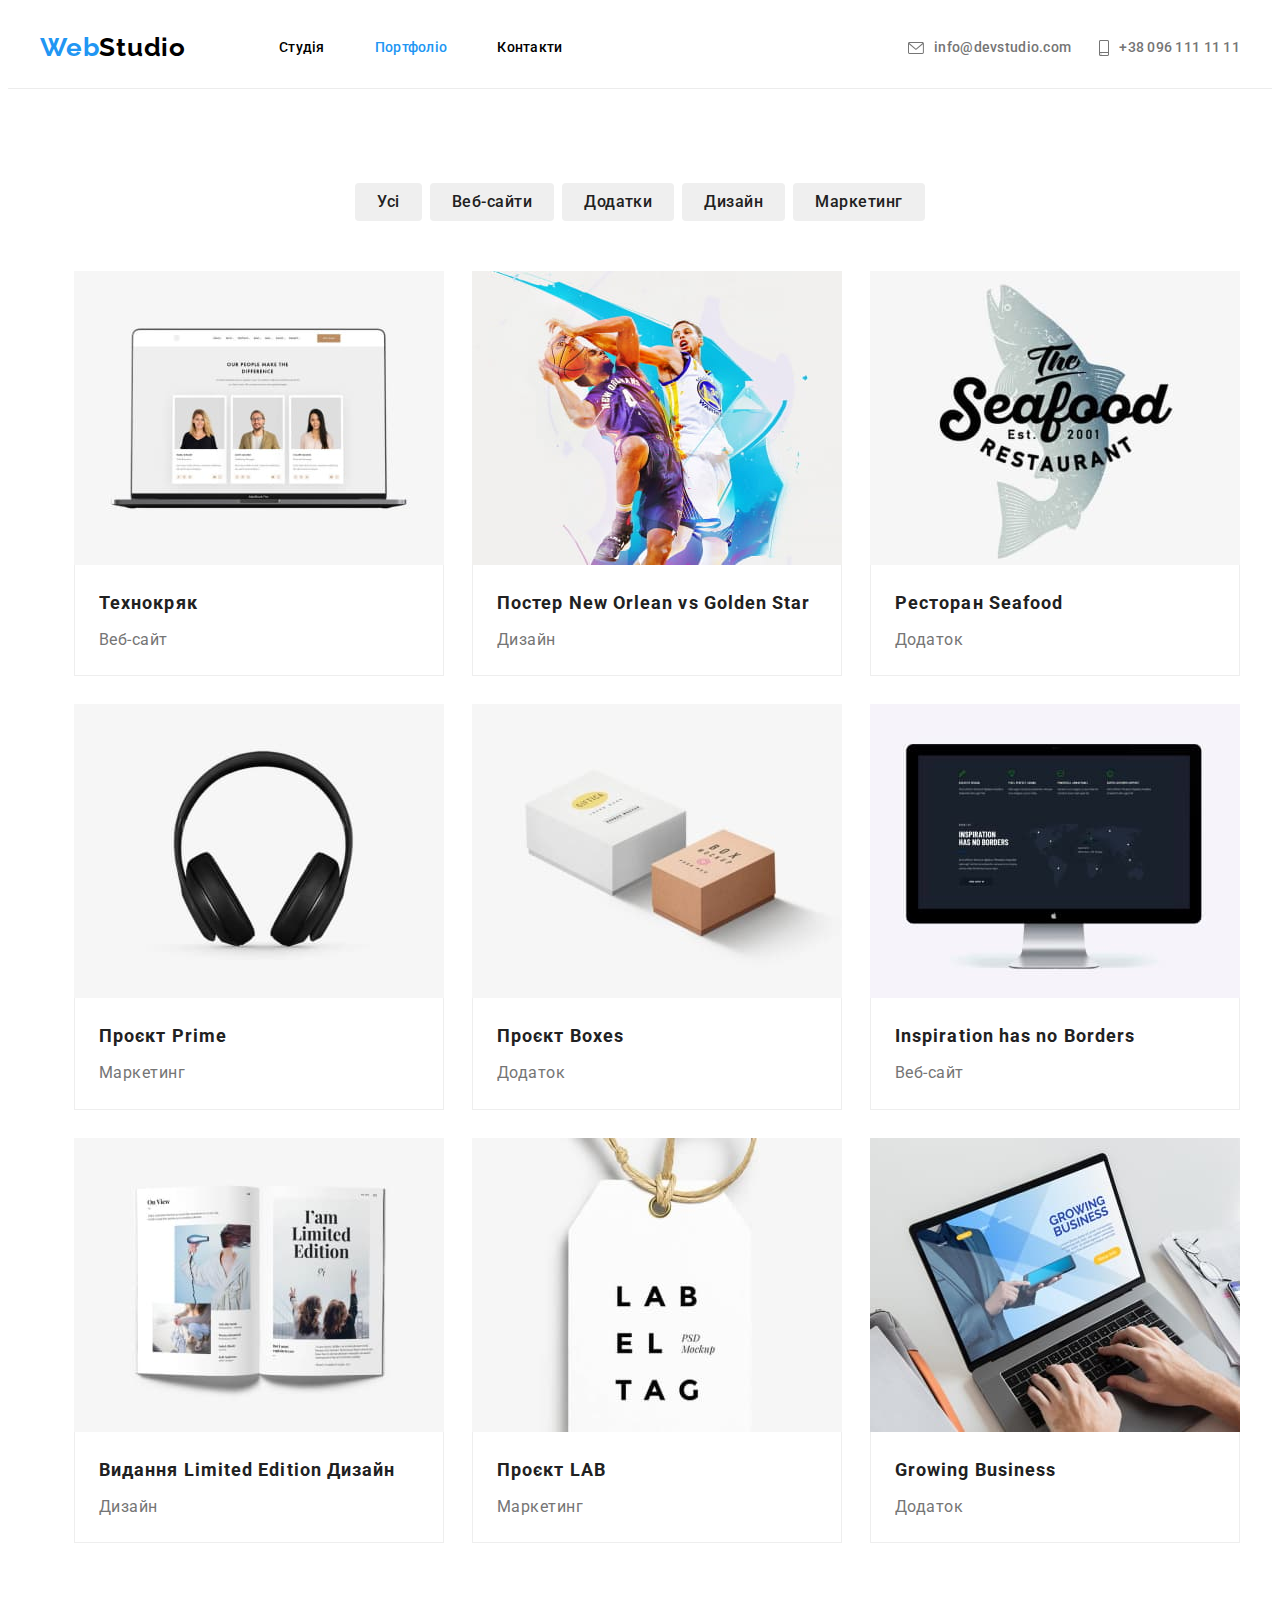
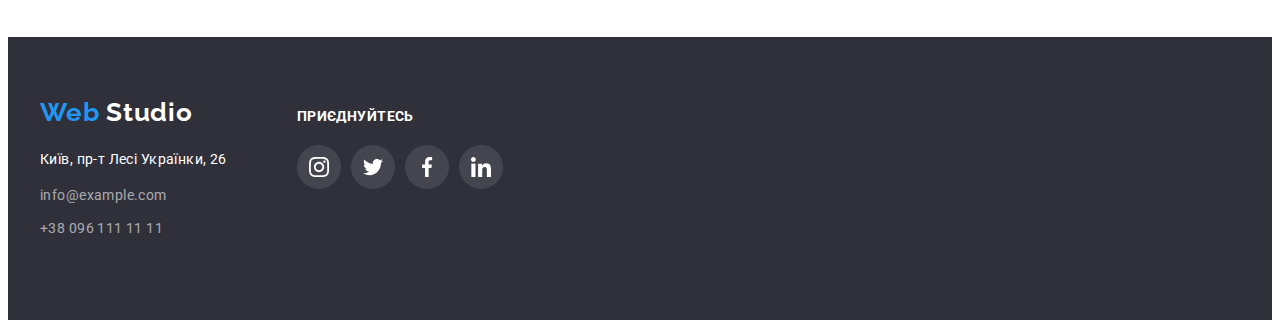
<file: portfolio.html>
<!DOCTYPE html>
<html lang="uk">
<head>
    <meta charset="UTF-8">
    <meta http-equiv="X-UA-Compatible" content="IE=edge">
    <meta name="viewport" content="width=device-width, initial-scale=1.0"> 
    <link href="https://fonts.googleapis.com/css2?family=Raleway:wght@700&family=Roboto:wght@400;500;700;900&display=swap" rel="stylesheet">
    
    <!-- Modern-normalize -->
    <link rel="stylesheet" href="https://cdnjs.cloudflare.com/ajax/libs/modern-normalize/1.1.0/modern-normalize.min.css" 
    integrity="sha512-wpPYUAdjBVSE4KJnH1VR1HeZfpl1ub8YT/NKx4PuQ5NmX2tKuGu6U/JRp5y+Y8XG2tV+wKQpNHVUX03MfMFn9Q==" crossorigin="anonymous" referrerpolicy="no-referrer" />

    <link rel="stylesheet" href="./css/styles.css"/>
    <title>Портфоліо</title>
   
</head>
<!-- top line -->
<body>
     <header class="header">
        <div class="container header-container">
         <nav class="top-line">
          <a class="logo" href="/index.html" lang="en"><span class="logo_header">Web</span>Studio</a>

          <ul class="header-list">
          <li><a class="list-item" href="index.html">Студія</a></li>
          <li><a class="list-item current" href="portfolio.html">Портфоліо</a></li>
          <li><a class="list-item" href="">Контакти</a></li>
          </ul>
         </nav>


          <ul class="list">
           <li class="list-item-nav">

            <a class="list-item-link1" href="mailto:info@devstudio.com"><svg  class="header-icon-envelope">
            <use width="16" heidth="12" href="./images/symbol-defs.svg#envelope"></use>
              </svg>info@devstudio.com</a></li>
           
              <li class="list-item-nav"> 
                    
            <a class="list-item-link1" href="tel:+380961111111"><svg class="header-icon-smartphone">
                <use  width="10" heidth="16" href="./images/symbol-defs.svg#smartphone"></use>
              </svg>+38 096 111 11 11</a>
           </li>
          </ul>
        </div>
    </header>
<!-- portfolio -->
    <main class="main">
        <section class=" section main">
            <div class="container">
              <h1 class="visually-hidden">"title</h1>           
                <ul class="button1">
                    <li><button class="button-item1" type="button">Усі</button></li>
                    <li><button class="button-item1" type="button"> Веб-сайти</button></li>
                    <li><button class="button-item1" type="button">Додатки</button></li>
                    <li><button class="button-item1" type="button">Дизайн</button></li>
                    <li><button class="button-item1" type="button"> Маркетинг</button></li>
                </ul>          
            
<!--Projects-->
               <ul class="list">
                <li class="list-item2">
                    <a class="project-img" href=""><img src="./images/img5.jpg" alt="photo5" width="370" height="295"/>
                    <div class="project-title">   
                        <h2 class="project-title-item">Технокряк</h2>
                        <p class="text">Веб-сайт</p>
                    </div>
                    </a>
                </li>

                <li class="list-item2">
                    <a class="project-img" href=""><img src="./images/img6.jpg" alt="photo6" width="370" height="295"/>
                      <div class="project-title">  
                    <h2 class="project-title-item" lang="en">Постер New Orlean vs Golden Star</h2>
                    <p class="text">Дизайн</p>
                  </div>
                  </a>
                </li>

                <li class="list-item2">
                    <a class="project-img" href=""><img  src="./images/img7.jpg" alt="photo7" width="370" height="295"/>
                       <div class="project-title"> 
                    <h2 class="project-title-item" lang="en">Ресторан Seafood</h2>
                    <p  class="text">Додаток</p>
                  </div>
                </a>
                </li>

                <li class="list-item2">
                    <a class="project-img" href=""><img class="project-img" src="./images/img8.jpg" alt="photo8" width="370" height="295"/>
                      <div class="project-title">  
                    <h2 class="project-title-item" lang="en">Проєкт Prime</h2>
                      <p class="text">Маркетинг</p>
                    </div>
                    </a>
                </li>

                <li class="list-item2">
                  <a class="project-img" href="">
                      <img class="project-img" src="./images/img9.jpg" alt="photo9" width="370" height="295"/>
                     <div class="project-title">  
                    <h2 class="project-title-item" lang="en">Проєкт Boxes</h2>
                      <p class="text">Додаток</p>
                    </div>
                  </a>
                </li>

                <li class="list-item2">
                  <a class="project-img" href="">
                    <img src="./images/img10.jpg" alt="photo10" width="370" height="295"/>
                      <div class="project-title">  
                    <h2 class="project-title-item" lang="en">Inspiration has no Borders</h2>
                      <p class="text">Веб-сайт</p>
                    </div>
                    </a>
                </li>

                <li class="list-item2">
                  <a class="project-img"  href="">
                    <img src="./images/img11.jpg" alt="photo11" width="370" height="295"/>
                      <div class="project-title">  
                    <h2 class="project-title-item" lang="en">Видання Limited Edition Дизайн</h2>
                      <p class="text">Дизайн</p>
                    </div>
                    </a>
                </li>

                <li class="list-item2">
                  <a class="project-img"  href="">
                    <img class="project-img" src="./images/img12.jpg" alt="photo12" width="370" height="295"/>
                     <div class="project-title">   
                    <h2 class="project-title-item" lang="en">Проєкт LAB</h2>
                      <p class="text">Маркетинг</p>
                    </div>
                    </a>
                </li>

                <li class="list-item2">
                  <a class="project-img"  href="">
                    <img class="project-img" src="./images/img13.jpg" alt="photo13" width="370" height="295"/>
                     <div class="project-title">   
                    <h2 class="project-title-item" lang="en">Growing Business</h2>
                      <p class="text">Додаток</p>
                     </div>  
                    </a> 
                </li>
              </ul>
            </div>
        </section>
     </main>

     <!-- footer -->

   <footer class="footer">
      <div class="container container-footer">     
        <div class="contact-footer">  
        <a href="/index.html" class="logo2" lang="en"><span class="logo_header">Web</span>
          <span class="logo_header2">Studio</span></a>
         <address class="contact-footer">
           <p class="addres">Київ, пр-т Лесі Українки, 26</p>
           <ul class="link-footer">
          <li class="link-footer-item">
            <a class="link" href="mailto:info@example.com">info@example.com</a
            >
          </li>
          <li class="link-footer-item">
            <a class="link" href="tel:+380961111111">+38 096 111 11 11</a>
        </li>
          </ul>
        </div>
        
          
          <div class="social-footer">
            <p class="content-footer"><span class="content-footer">приєднуйтесь</span></p>
            <ul class="social">
                 <li class="social-item">
                  <a class="social-link-footer" href="https://www.instagram.com" target="_blank" rel="noopener no-referrer"
                  arial-label="Instagram"><svg class="social-icon"><use href="./images/symbol-defs.svg#instagram"></use></svg></a>
                 </li>
              <li class="social-item"> 
                 <a class="social-link-footer" href="https://www.twitter.com" target="_blank" rel="noopener no-referrer"
                arial-label="Twitter"><svg class="social-icon"><use href="./images/symbol-defs.svg#twitter"></use></svg></a>
              </li>
              <li class="social-item"> 
                 <a class="social-link-footer" href="https://www.facebook.com" target="_blank" rel="noopener no-referrer"
                arial-label="Facebook"><svg class="social-icon"><use href="./images/symbol-defs.svg#facebook"></use></svg></a>
              </li>
              <li class="social-item"> 
                 <a class="social-link-footer" href="https://www.linkedin.com" target="_blank" rel="noopener no-referrer"
                arial-label="Linkedin"><svg class="social-icon"><use href="./images/symbol-defs.svg#linkedin"></use></svg></a>
              </li>           
           </ul>
        </address>       
    </div>
    </footer>
  </body>
</html>
</file>
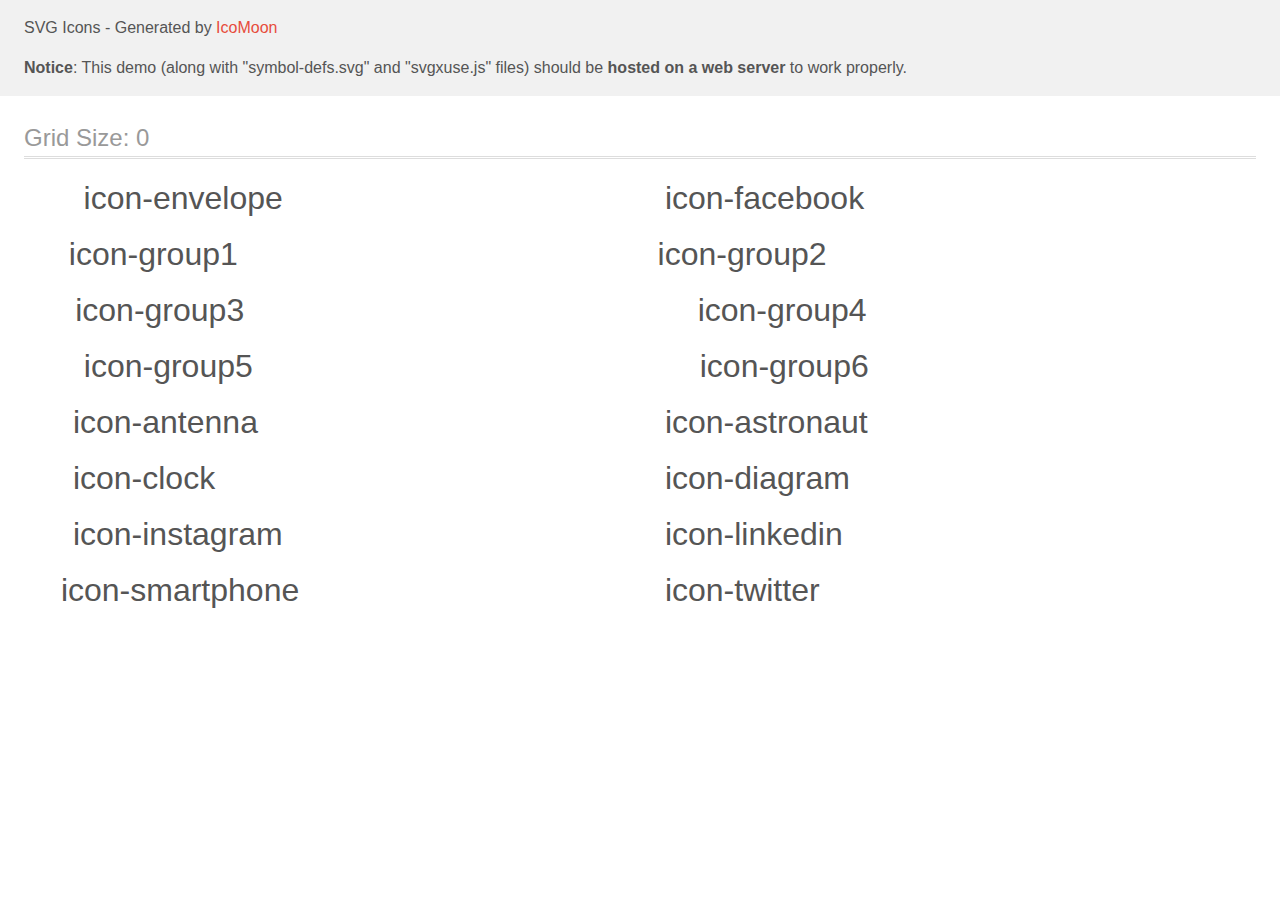
<file: images/demo-external-svg.html>
<!doctype html>
<html>
<head>
    <title>IcoMoon - SVG Icons</title>
    <meta charset="utf-8">
    <meta name="viewport" content="width=device-width, initial-scale=1">
    <link rel="stylesheet" href="demo-files/demo.css">
    <link rel="stylesheet" href="style.css">
</head>
<body>
<header class="bgc1 clearfix">
<div class="mhl">
    <p>SVG Icons - Generated by <a href="https://icomoon.io/app">IcoMoon</a></p><p><strong>Notice</strong>: This demo (along with "symbol-defs.svg" and "svgxuse.js" files) should be <b>hosted on a web server</b> to work properly.</p>
</div>
</header>
    <div class="clearfix mhl ptl">
        <h1 class="mvm mtn fgc1">Grid Size: 0</h1>
        <div class="glyph fs1">
            <div class="clearfix pbs">
                <svg class="icon icon-envelope"><use xlink:href="symbol-defs.svg#icon-envelope"></use></svg><span class="name"> icon-envelope</span>
            </div>
        </div>
        <div class="glyph fs1">
            <div class="clearfix pbs">
                <svg class="icon icon-facebook"><use xlink:href="symbol-defs.svg#icon-facebook"></use></svg><span class="name"> icon-facebook</span>
            </div>
        </div>
        <div class="glyph fs1">
            <div class="clearfix pbs">
                <svg class="icon icon-group1"><use xlink:href="symbol-defs.svg#icon-group1"></use></svg><span class="name"> icon-group1</span>
            </div>
        </div>
        <div class="glyph fs1">
            <div class="clearfix pbs">
                <svg class="icon icon-group2"><use xlink:href="symbol-defs.svg#icon-group2"></use></svg><span class="name"> icon-group2</span>
            </div>
        </div>
        <div class="glyph fs1">
            <div class="clearfix pbs">
                <svg class="icon icon-group3"><use xlink:href="symbol-defs.svg#icon-group3"></use></svg><span class="name"> icon-group3</span>
            </div>
        </div>
        <div class="glyph fs1">
            <div class="clearfix pbs">
                <svg class="icon icon-group4"><use xlink:href="symbol-defs.svg#icon-group4"></use></svg><span class="name"> icon-group4</span>
            </div>
        </div>
        <div class="glyph fs1">
            <div class="clearfix pbs">
                <svg class="icon icon-group5"><use xlink:href="symbol-defs.svg#icon-group5"></use></svg><span class="name"> icon-group5</span>
            </div>
        </div>
        <div class="glyph fs1">
            <div class="clearfix pbs">
                <svg class="icon icon-group6"><use xlink:href="symbol-defs.svg#icon-group6"></use></svg><span class="name"> icon-group6</span>
            </div>
        </div>
        <div class="glyph fs1">
            <div class="clearfix pbs">
                <svg class="icon icon-antenna"><use xlink:href="symbol-defs.svg#icon-antenna"></use></svg><span class="name"> icon-antenna</span>
            </div>
        </div>
        <div class="glyph fs1">
            <div class="clearfix pbs">
                <svg class="icon icon-astronaut"><use xlink:href="symbol-defs.svg#icon-astronaut"></use></svg><span class="name"> icon-astronaut</span>
            </div>
        </div>
        <div class="glyph fs1">
            <div class="clearfix pbs">
                <svg class="icon icon-clock"><use xlink:href="symbol-defs.svg#icon-clock"></use></svg><span class="name"> icon-clock</span>
            </div>
        </div>
        <div class="glyph fs1">
            <div class="clearfix pbs">
                <svg class="icon icon-diagram"><use xlink:href="symbol-defs.svg#icon-diagram"></use></svg><span class="name"> icon-diagram</span>
            </div>
        </div>
        <div class="glyph fs1">
            <div class="clearfix pbs">
                <svg class="icon icon-instagram"><use xlink:href="symbol-defs.svg#icon-instagram"></use></svg><span class="name"> icon-instagram</span>
            </div>
        </div>
        <div class="glyph fs1">
            <div class="clearfix pbs">
                <svg class="icon icon-linkedin"><use xlink:href="symbol-defs.svg#icon-linkedin"></use></svg><span class="name"> icon-linkedin</span>
            </div>
        </div>
        <div class="glyph fs1">
            <div class="clearfix pbs">
                <svg class="icon icon-smartphone"><use xlink:href="symbol-defs.svg#icon-smartphone"></use></svg><span class="name"> icon-smartphone</span>
            </div>
        </div>
        <div class="glyph fs1">
            <div class="clearfix pbs">
                <svg class="icon icon-twitter"><use xlink:href="symbol-defs.svg#icon-twitter"></use></svg><span class="name"> icon-twitter</span>
            </div>
        </div>
  </div>
<script defer src="svgxuse.js"></script>
</body>
</html>
</file>
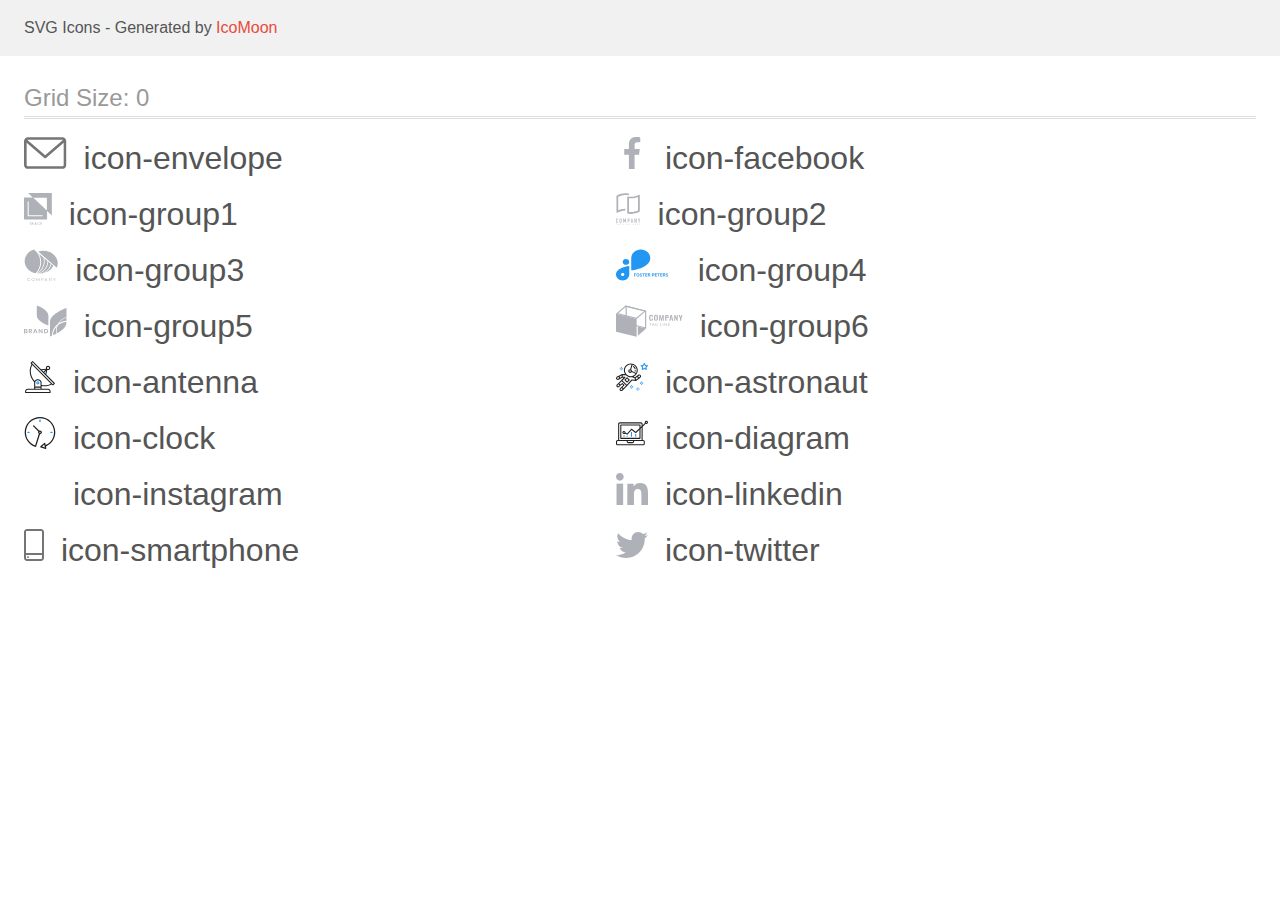
<file: images/demo.html>
<!doctype html>
<html>
<head>
    <title>IcoMoon - SVG Icons</title>
    <meta charset="utf-8">
    <meta name="viewport" content="width=device-width, initial-scale=1">
    <link rel="stylesheet" href="demo-files/demo.css">
    <link rel="stylesheet" href="style.css">
</head>
<body>
<svg aria-hidden="true" style="position: absolute; width: 0; height: 0; overflow: hidden;" version="1.1" xmlns="http://www.w3.org/2000/svg" xmlns:xlink="http://www.w3.org/1999/xlink">
<defs>
<symbol id="icon-envelope" viewBox="0 0 43 32">
<path fill="#757575" style="fill: var(--color1, #757575)" d="M38.667 0h-34.667c-2.206 0-4 1.794-4 4v24c0 2.206 1.794 4 4 4h34.667c2.206 0 4-1.794 4-4v-24c0-2.206-1.794-4-4-4v0zM38.667 2.667c0.181 0 0.353 0.038 0.511 0.103l-17.844 15.466-17.844-15.466c0.158-0.066 0.33-0.103 0.511-0.103h34.667zM38.667 29.333h-34.667c-0.736 0-1.333-0.598-1.333-1.333v-22.413l17.793 15.421c0.251 0.217 0.563 0.326 0.874 0.326s0.622-0.108 0.874-0.326l17.793-15.421v22.413c0 0.736-0.598 1.333-1.333 1.333v0z"></path>
</symbol>
<symbol id="icon-facebook" viewBox="0 0 32 32">
<path fill="#afb1b8" style="fill: var(--color2, #afb1b8)" d="M21.329 5.313h2.921v-5.088c-0.504-0.069-2.237-0.225-4.256-0.225-4.212 0-7.097 2.649-7.097 7.519v4.481h-4.648v5.688h4.648v14.312h5.699v-14.311h4.46l0.708-5.688h-5.169v-3.919c0.001-1.644 0.444-2.769 2.735-2.769z"></path>
</symbol>
<symbol id="icon-group1" viewBox="0 0 28 32">
<path fill="#afb1b8" style="fill: var(--color2, #afb1b8)" d="M4.085 0l4.771 4.517-8.856-0.005v21.915h23.149v-8.379l4.766 4.512v-22.559h-23.83zM22.939 17.517l-13.528-12.807h13.528v12.807zM18.739 23.221h-15.076v-14.739h1.066v13.741h14.010v0.998zM7.223 29.344l-0.557 1.147-0.557-1.147h-0.467l0.813 1.529v0.891h0.422v-0.891l0.811-1.529h-0.465zM7.923 31.764l0.196-0.563h0.938l0.198 0.563h0.439l-0.916-2.42h-0.377l-0.914 2.42h0.437zM8.588 29.858l0.351 1.004h-0.701l0.351-1.004zM10.805 30.804c-0.061 0.093-0.091 0.196-0.091 0.307 0 0.204 0.072 0.37 0.214 0.497 0.144 0.126 0.336 0.189 0.575 0.189s0.445-0.065 0.618-0.194l0.136 0.161h0.469l-0.356-0.421c0.14-0.191 0.209-0.435 0.209-0.733h-0.351c0 0.163-0.034 0.311-0.101 0.444l-0.467-0.552 0.165-0.12c0.116-0.084 0.2-0.168 0.251-0.253 0.051-0.085 0.076-0.178 0.076-0.279 0-0.153-0.056-0.281-0.17-0.384-0.112-0.104-0.256-0.156-0.432-0.156-0.195 0-0.35 0.055-0.465 0.166-0.115 0.11-0.173 0.259-0.173 0.449 0 0.078 0.018 0.158 0.055 0.241 0.038 0.083 0.104 0.184 0.198 0.303-0.18 0.129-0.3 0.24-0.361 0.334zM11.897 31.339c-0.119 0.091-0.246 0.136-0.382 0.136-0.121 0-0.217-0.035-0.289-0.105s-0.108-0.161-0.108-0.273c0-0.13 0.067-0.245 0.2-0.346l0.052-0.037 0.529 0.623zM11.463 30.267c-0.114-0.141-0.171-0.258-0.171-0.351 0-0.081 0.023-0.148 0.070-0.201s0.109-0.080 0.188-0.080c0.073 0 0.133 0.023 0.181 0.068 0.048 0.044 0.072 0.098 0.072 0.161 0 0.095-0.034 0.173-0.103 0.234l-0.052 0.042-0.184 0.126zM15.403 31.581c0.166-0.145 0.262-0.347 0.286-0.605h-0.419c-0.022 0.173-0.075 0.296-0.158 0.371s-0.207 0.111-0.372 0.111c-0.181 0-0.318-0.069-0.412-0.206-0.093-0.137-0.14-0.337-0.14-0.598v-0.214c0.002-0.258 0.052-0.454 0.15-0.587 0.099-0.134 0.239-0.201 0.422-0.201 0.157 0 0.277 0.039 0.357 0.116 0.082 0.076 0.133 0.202 0.153 0.376h0.419c-0.027-0.265-0.121-0.47-0.284-0.615s-0.378-0.218-0.645-0.218c-0.198 0-0.373 0.047-0.525 0.141-0.151 0.094-0.267 0.228-0.347 0.402s-0.121 0.375-0.121 0.603v0.226c0.003 0.223 0.045 0.418 0.125 0.587s0.193 0.299 0.339 0.391c0.147 0.091 0.317 0.136 0.51 0.136 0.276 0 0.497-0.072 0.663-0.216zM17.875 31.242c0.082-0.18 0.123-0.388 0.123-0.625v-0.135c-0.001-0.236-0.043-0.443-0.126-0.62-0.083-0.178-0.201-0.315-0.354-0.409-0.152-0.095-0.326-0.143-0.524-0.143s-0.372 0.048-0.525 0.145c-0.152 0.095-0.27 0.233-0.354 0.414-0.083 0.181-0.125 0.389-0.125 0.625v0.136c0.001 0.232 0.043 0.436 0.126 0.613 0.084 0.177 0.203 0.314 0.356 0.411 0.154 0.095 0.329 0.143 0.525 0.143 0.198 0 0.373-0.048 0.525-0.143 0.153-0.096 0.27-0.234 0.352-0.412zM17.424 29.874c0.102 0.143 0.153 0.349 0.153 0.617v0.126c0 0.273-0.050 0.48-0.151 0.622-0.1 0.142-0.243 0.213-0.429 0.213-0.184 0-0.328-0.073-0.432-0.218-0.103-0.145-0.155-0.351-0.155-0.617v-0.14c0.002-0.26 0.054-0.462 0.156-0.603 0.103-0.143 0.245-0.214 0.427-0.214 0.186 0 0.33 0.072 0.43 0.214z"></path>
</symbol>
<symbol id="icon-group2" viewBox="0 0 25 32">
<path fill="#afb1b8" style="fill: var(--color2, #afb1b8)" d="M10.531 1.806h-0.084c-0.129-0.008-0.258-0.011-0.388-0.014v0h-0.28c-0.244 0-0.494 0.006-0.741 0.019-0.019-0.001-0.037-0.001-0.056 0-2.243 0.127-4.44 0.688-6.471 1.651l-0.266 0.128v13.625l0.623-0.211c0.546-0.188 1.129-0.357 1.731-0.513 1.629-0.418 3.301-0.64 4.982-0.662v1.79c-0.223 0.002-0.439 0.008-0.655 0.019h-0.051c-1.294 0.071-2.577 0.268-3.833 0.588-1.59 0.398-3.124 0.996-4.566 1.779v-17.475c1.497-0.873 3.11-1.529 4.79-1.948 1.475-0.381 2.992-0.576 4.515-0.582h0.263c0.314 0.008 0.621 0.022 0.909 0.044 0.759 0.053 1.511 0.173 2.249 0.358v1.762c-0.717-0.167-1.445-0.277-2.179-0.329-0.015-0.001-0.030-0.003-0.045-0.004-0.152-0.013-0.304-0.026-0.446-0.026zM13.633 3.607c0.391 0.030 0.796 0.044 1.205 0.044 1.601-0.006 3.195-0.21 4.747-0.609 1.589-0.4 3.123-0.998 4.564-1.781v17.163c-1.498 0.873-3.111 1.529-4.792 1.948-1.475 0.379-2.992 0.574-4.515 0.581-1.154 0.009-2.304-0.126-3.425-0.404v-17.275c0.265 0.061 0.537 0.117 0.814 0.164 0.455 0.077 0.934 0.133 1.401 0.167zM22.367 3.74l-0.623 0.21c-0.573 0.192-1.15 0.365-1.731 0.518-1.691 0.434-3.428 0.657-5.173 0.663-0.406 0-0.78-0.011-1.141-0.034l-0.497-0.033v14.017l0.427 0.038c0.395 0.034 0.803 0.052 1.214 0.052 1.374-0.006 2.743-0.183 4.074-0.527 1.096-0.275 2.162-0.658 3.184-1.144l0.266-0.128v-13.63z"></path>
<path fill="#afb1b8" style="fill: var(--color2, #afb1b8)" d="M1.684 25.977c-0.090-0.093-0.197-0.166-0.317-0.214s-0.247-0.071-0.376-0.066c-0.137-0.002-0.273 0.024-0.4 0.075-0.117 0.046-0.222 0.116-0.311 0.205s-0.156 0.196-0.201 0.313c-0.049 0.123-0.073 0.254-0.072 0.387v2.335c-0.006 0.165 0.026 0.328 0.092 0.479 0.055 0.12 0.135 0.226 0.233 0.313 0.093 0.079 0.203 0.135 0.321 0.166 0.114 0.032 0.231 0.048 0.349 0.049 0.13 0.001 0.259-0.027 0.377-0.081 0.117-0.051 0.222-0.124 0.311-0.216 0.087-0.091 0.156-0.197 0.204-0.313 0.050-0.118 0.075-0.244 0.075-0.372v-0.261h-0.61v0.208c0.002 0.071-0.010 0.142-0.036 0.208-0.020 0.050-0.050 0.095-0.089 0.131-0.038 0.031-0.081 0.053-0.128 0.067-0.041 0.014-0.084 0.021-0.128 0.022-0.054 0.006-0.11-0.002-0.16-0.024s-0.094-0.057-0.126-0.101c-0.058-0.094-0.086-0.203-0.081-0.313v-2.177c-0.004-0.121 0.022-0.241 0.075-0.349 0.032-0.049 0.077-0.089 0.129-0.114s0.112-0.034 0.17-0.027c0.053-0.002 0.105 0.009 0.152 0.032s0.089 0.057 0.12 0.099c0.068 0.090 0.104 0.2 0.101 0.313v0.202h0.604v-0.238c0.001-0.14-0.024-0.278-0.075-0.408-0.045-0.122-0.114-0.234-0.204-0.329z"></path>
<path fill="#afb1b8" style="fill: var(--color2, #afb1b8)" d="M5.31 25.95c-0.195-0.164-0.44-0.255-0.694-0.257-0.124 0-0.248 0.023-0.364 0.066-0.119 0.042-0.228 0.107-0.322 0.191-0.101 0.091-0.182 0.202-0.237 0.327-0.061 0.143-0.092 0.297-0.089 0.452v2.239c-0.004 0.158 0.026 0.314 0.089 0.459 0.055 0.12 0.136 0.227 0.237 0.313 0.093 0.087 0.203 0.154 0.322 0.197 0.117 0.043 0.24 0.065 0.364 0.066s0.248-0.023 0.364-0.066c0.121-0.044 0.233-0.111 0.33-0.197 0.097-0.087 0.176-0.194 0.23-0.313 0.063-0.145 0.093-0.301 0.089-0.459v-2.239c0.003-0.155-0.027-0.31-0.089-0.452-0.054-0.123-0.133-0.235-0.23-0.327zM5.025 28.969c0.005 0.060-0.003 0.12-0.024 0.176s-0.054 0.107-0.097 0.148c-0.081 0.068-0.182 0.105-0.287 0.105s-0.207-0.037-0.287-0.105c-0.043-0.041-0.076-0.092-0.097-0.148s-0.029-0.116-0.024-0.176v-2.239c-0.005-0.060 0.003-0.12 0.024-0.176s0.054-0.107 0.097-0.148c0.081-0.068 0.182-0.105 0.287-0.105s0.207 0.037 0.287 0.105c0.043 0.041 0.076 0.092 0.097 0.148s0.029 0.116 0.024 0.176v2.239z"></path>
<path fill="#afb1b8" style="fill: var(--color2, #afb1b8)" d="M10.072 29.969v-4.239h-0.587l-0.771 2.244h-0.011l-0.777-2.244h-0.581v4.239h0.606v-2.579h0.011l0.593 1.823h0.302l0.598-1.823h0.011v2.579h0.606z"></path>
<path fill="#afb1b8" style="fill: var(--color2, #afb1b8)" d="M13.513 26.027c-0.093-0.105-0.211-0.184-0.343-0.232-0.142-0.046-0.29-0.068-0.439-0.066h-0.9v4.239h0.604v-1.656h0.311c0.188 0.009 0.376-0.031 0.545-0.116 0.137-0.076 0.252-0.188 0.332-0.324 0.070-0.113 0.117-0.238 0.139-0.369 0.024-0.16 0.035-0.321 0.033-0.482 0.006-0.204-0.014-0.407-0.059-0.606-0.040-0.147-0.117-0.281-0.223-0.39zM13.201 27.319c-0.003 0.077-0.022 0.152-0.056 0.221-0.035 0.065-0.089 0.117-0.156 0.149-0.089 0.040-0.187 0.058-0.285 0.053h-0.275v-1.441h0.311c0.094-0.005 0.187 0.014 0.272 0.053 0.062 0.036 0.112 0.091 0.142 0.157 0.033 0.074 0.051 0.155 0.053 0.236 0 0.089 0 0.183 0 0.282s0.006 0.2 0 0.291h-0.006z"></path>
<path fill="#afb1b8" style="fill: var(--color2, #afb1b8)" d="M16.374 25.73h-0.495l-0.934 4.239h0.604l0.177-0.911h0.823l0.177 0.911h0.604l-0.957-4.239zM15.817 28.481l0.297-1.537h0.011l0.296 1.537h-0.604z"></path>
<path fill="#afb1b8" style="fill: var(--color2, #afb1b8)" d="M20.277 28.284h-0.011l-0.912-2.554h-0.581v4.239h0.604v-2.549h0.012l0.923 2.549h0.568v-4.239h-0.604v2.554z"></path>
<path fill="#afb1b8" style="fill: var(--color2, #afb1b8)" d="M23.968 25.73l-0.486 1.685h-0.012l-0.486-1.685h-0.64l0.83 2.447v1.792h0.604v-1.792l0.83-2.447h-0.64z"></path>
<path fill="#afb1b8" style="fill: var(--color2, #afb1b8)" d="M0 31.166h0.291v0.817h0.198v-0.817h0.29v-0.167h-0.778v0.167z"></path>
<path fill="#afb1b8" style="fill: var(--color2, #afb1b8)" d="M2.447 30.998l-0.381 0.984h0.21l0.081-0.224h0.392l0.084 0.224h0.215l-0.391-0.984h-0.21zM2.416 31.593l0.134-0.365 0.134 0.365h-0.268z"></path>
<path fill="#afb1b8" style="fill: var(--color2, #afb1b8)" d="M4.866 31.62h0.227v0.127c-0.066 0.053-0.149 0.082-0.234 0.083-0.040 0.002-0.079-0.005-0.116-0.021s-0.068-0.041-0.093-0.072c-0.052-0.075-0.078-0.165-0.073-0.257 0-0.219 0.095-0.329 0.283-0.329 0.050-0.005 0.099 0.008 0.14 0.037s0.070 0.071 0.082 0.12l0.195-0.038c-0.042-0.192-0.181-0.289-0.417-0.289-0.127-0.003-0.25 0.042-0.344 0.127-0.050 0.049-0.088 0.108-0.112 0.174s-0.034 0.135-0.029 0.205c-0.006 0.135 0.039 0.267 0.126 0.369 0.048 0.050 0.107 0.088 0.171 0.113s0.134 0.035 0.203 0.031c0.154 0.004 0.304-0.052 0.417-0.157v-0.388h-0.427v0.166z"></path>
<path fill="#afb1b8" style="fill: var(--color2, #afb1b8)" d="M7.337 30.998h-0.199v0.984h0.69v-0.167h-0.49v-0.817z"></path>
<path fill="#afb1b8" style="fill: var(--color2, #afb1b8)" d="M9.426 30.998h-0.199v0.984h0.199v-0.984z"></path>
<path fill="#afb1b8" style="fill: var(--color2, #afb1b8)" d="M11.469 31.656l-0.403-0.657h-0.193v0.984h0.185v-0.643l0.395 0.643h0.198v-0.984h-0.182v0.657z"></path>
<path fill="#afb1b8" style="fill: var(--color2, #afb1b8)" d="M13.315 31.549h0.49v-0.167h-0.49v-0.216h0.528v-0.167h-0.727v0.984h0.747v-0.167h-0.548v-0.266z"></path>
<path fill="#afb1b8" style="fill: var(--color2, #afb1b8)" d="M17.792 31.387h-0.388v-0.388h-0.198v0.984h0.198v-0.43h0.388v0.43h0.198v-0.984h-0.198v0.388z"></path>
<path fill="#afb1b8" style="fill: var(--color2, #afb1b8)" d="M19.649 31.549h0.492v-0.167h-0.492v-0.216h0.529v-0.167h-0.727v0.984h0.746v-0.167h-0.548v-0.266z"></path>
<path fill="#afb1b8" style="fill: var(--color2, #afb1b8)" d="M22.168 31.549c0.171-0.027 0.258-0.117 0.258-0.274 0.005-0.042-0.001-0.084-0.018-0.123s-0.044-0.072-0.078-0.096c-0.089-0.045-0.189-0.065-0.288-0.058h-0.417v0.984h0.198v-0.412h0.039c0.042-0.003 0.084 0.005 0.123 0.022 0.029 0.018 0.053 0.043 0.070 0.072l0.215 0.313h0.237l-0.12-0.192c-0.053-0.095-0.128-0.176-0.218-0.236zM21.969 31.413h-0.146v-0.247h0.156c0.068-0.005 0.136 0.002 0.201 0.023 0.014 0.013 0.026 0.029 0.033 0.046s0.011 0.037 0.010 0.056c-0.001 0.019-0.006 0.038-0.015 0.055s-0.022 0.032-0.037 0.043c-0.065 0.020-0.133 0.028-0.201 0.023z"></path>
<path fill="#afb1b8" style="fill: var(--color2, #afb1b8)" d="M24.067 31.549h0.49v-0.167h-0.49v-0.216h0.529v-0.167h-0.729v0.984h0.747v-0.167h-0.548v-0.266z"></path>
</symbol>
<symbol id="icon-group3" viewBox="0 0 34 32">
<path fill="#afb1b8" style="fill: var(--color2, #afb1b8)" d="M5.643 31.315c0.012 0 0.024 0.003 0.035 0.007s0.021 0.011 0.029 0.018l0.166 0.159c-0.129 0.129-0.288 0.231-0.467 0.302-0.21 0.076-0.435 0.113-0.663 0.108-0.213 0.004-0.426-0.031-0.623-0.101-0.178-0.065-0.338-0.162-0.469-0.285-0.134-0.128-0.237-0.278-0.303-0.44-0.073-0.182-0.108-0.373-0.106-0.565-0.003-0.193 0.036-0.386 0.114-0.567 0.073-0.164 0.182-0.314 0.322-0.44 0.142-0.124 0.312-0.222 0.499-0.287 0.205-0.069 0.422-0.103 0.642-0.101 0.204-0.004 0.407 0.027 0.596 0.092 0.165 0.062 0.316 0.148 0.447 0.255l-0.139 0.17c-0.010 0.012-0.022 0.022-0.035 0.031-0.016 0.010-0.036 0.014-0.056 0.013-0.022-0.001-0.042-0.008-0.060-0.018l-0.075-0.045-0.104-0.058c-0.045-0.021-0.091-0.040-0.139-0.056-0.062-0.019-0.125-0.034-0.189-0.045-0.082-0.013-0.164-0.019-0.247-0.018-0.158-0.002-0.315 0.024-0.461 0.076-0.136 0.048-0.26 0.121-0.361 0.213-0.104 0.098-0.183 0.214-0.235 0.339-0.058 0.144-0.087 0.295-0.085 0.448-0.002 0.155 0.026 0.309 0.085 0.455 0.051 0.125 0.129 0.239 0.231 0.338 0.095 0.092 0.213 0.163 0.345 0.209 0.136 0.049 0.281 0.073 0.428 0.072 0.085 0.001 0.17-0.004 0.253-0.014 0.137-0.015 0.268-0.056 0.384-0.121 0.058-0.033 0.113-0.071 0.164-0.112 0.021-0.018 0.049-0.028 0.079-0.029z"></path>
<path fill="#afb1b8" style="fill: var(--color2, #afb1b8)" d="M10.441 30.517c0.003 0.192-0.035 0.382-0.112 0.561-0.068 0.163-0.174 0.311-0.313 0.436s-0.306 0.222-0.491 0.286c-0.407 0.135-0.856 0.135-1.263 0-0.184-0.065-0.35-0.163-0.488-0.287-0.138-0.127-0.246-0.276-0.316-0.44-0.15-0.364-0.15-0.761 0-1.125 0.071-0.164 0.178-0.314 0.316-0.442 0.139-0.12 0.305-0.214 0.488-0.276 0.406-0.137 0.857-0.137 1.263 0 0.185 0.065 0.351 0.163 0.49 0.287 0.137 0.125 0.243 0.273 0.314 0.435 0.077 0.181 0.115 0.372 0.112 0.565zM10.005 30.517c0.003-0.153-0.023-0.306-0.079-0.451-0.047-0.125-0.122-0.239-0.222-0.338-0.097-0.093-0.217-0.166-0.351-0.213-0.296-0.099-0.623-0.099-0.918 0-0.134 0.047-0.254 0.12-0.351 0.213-0.101 0.097-0.178 0.212-0.224 0.338-0.106 0.294-0.106 0.609 0 0.903 0.047 0.125 0.123 0.24 0.224 0.338 0.098 0.092 0.217 0.164 0.351 0.211 0.296 0.096 0.622 0.096 0.918 0 0.134-0.047 0.254-0.119 0.351-0.211 0.1-0.098 0.175-0.213 0.222-0.338 0.056-0.145 0.082-0.298 0.079-0.451z"></path>
<path fill="#afb1b8" style="fill: var(--color2, #afb1b8)" d="M13.715 30.99l0.044 0.101c0.017-0.036 0.031-0.069 0.048-0.101 0.016-0.034 0.034-0.067 0.054-0.099l1.062-1.677c0.021-0.029 0.039-0.047 0.060-0.052 0.028-0.007 0.058-0.011 0.087-0.009h0.314v2.727h-0.372v-2.005c0-0.025 0-0.054 0-0.085-0.002-0.031-0.002-0.063 0-0.094l-1.068 1.7c-0.014 0.025-0.035 0.047-0.063 0.062s-0.059 0.023-0.091 0.023h-0.060c-0.032 0-0.064-0.007-0.091-0.022s-0.049-0.037-0.062-0.062l-1.099-1.711c0 0.032 0 0.065 0 0.097s0 0.061 0 0.087v2.005h-0.359v-2.722h0.314c0.030-0.002 0.059 0.002 0.087 0.009 0.026 0.011 0.046 0.030 0.058 0.052l1.084 1.678c0.021 0.031 0.039 0.064 0.054 0.097z"></path>
<path fill="#afb1b8" style="fill: var(--color2, #afb1b8)" d="M17.71 30.855v1.021h-0.415v-2.723h0.926c0.175-0.003 0.349 0.017 0.517 0.059 0.134 0.033 0.259 0.091 0.366 0.17 0.092 0.074 0.163 0.165 0.208 0.267 0.049 0.111 0.073 0.229 0.071 0.348 0.002 0.119-0.024 0.238-0.077 0.348-0.050 0.104-0.127 0.198-0.224 0.273-0.107 0.082-0.232 0.143-0.368 0.18-0.162 0.045-0.331 0.066-0.501 0.063l-0.503-0.007zM17.71 30.562h0.503c0.109 0.001 0.218-0.013 0.322-0.041 0.086-0.025 0.165-0.065 0.233-0.117 0.062-0.050 0.111-0.112 0.141-0.18 0.034-0.073 0.051-0.151 0.050-0.229 0.005-0.076-0.009-0.151-0.042-0.222s-0.082-0.134-0.145-0.186c-0.159-0.108-0.358-0.16-0.559-0.146h-0.503v1.122z"></path>
<path fill="#afb1b8" style="fill: var(--color2, #afb1b8)" d="M23.294 31.88h-0.328c-0.033 0.001-0.065-0.008-0.091-0.025-0.024-0.017-0.042-0.039-0.054-0.063l-0.282-0.659h-1.419l-0.293 0.659c-0.011 0.024-0.029 0.045-0.052 0.061-0.026 0.018-0.060 0.028-0.093 0.027h-0.328l1.246-2.727h0.432l1.263 2.727zM21.237 30.867h1.172l-0.494-1.11c-0.038-0.084-0.069-0.169-0.093-0.256l-0.048 0.143c-0.014 0.043-0.031 0.083-0.046 0.116l-0.49 1.108z"></path>
<path fill="#afb1b8" style="fill: var(--color2, #afb1b8)" d="M25.089 29.165c0.025 0.012 0.046 0.029 0.062 0.049l1.818 2.056c0-0.032 0-0.065 0-0.096s0-0.061 0-0.090v-1.931h0.372v2.727h-0.208c-0.030 0.001-0.059-0.005-0.085-0.016-0.026-0.013-0.048-0.030-0.067-0.050l-1.816-2.054c0.002 0.031 0.002 0.063 0 0.094 0 0.031 0 0.058 0 0.083v1.944h-0.372v-2.727h0.22c0.026-0.001 0.051 0.004 0.075 0.013z"></path>
<path fill="#afb1b8" style="fill: var(--color2, #afb1b8)" d="M30.402 30.795v1.083h-0.415v-1.083l-1.149-1.642h0.372c0.032-0.002 0.064 0.007 0.089 0.023 0.023 0.018 0.042 0.038 0.056 0.061l0.719 1.059c0.029 0.045 0.054 0.087 0.075 0.126s0.037 0.078 0.052 0.116l0.054-0.117c0.020-0.043 0.044-0.084 0.071-0.125l0.708-1.067c0.015-0.021 0.033-0.041 0.054-0.058 0.025-0.019 0.057-0.028 0.089-0.027h0.376l-1.151 1.65z"></path>
<path fill="#afb1b8" style="fill: var(--color2, #afb1b8)" d="M13.51 24.576c0.181 0.020 0.364 0.036 0.548 0.051 2.803-1.089 5.174-2.873 6.817-5.126s2.485-4.878 2.421-7.546l-3.089-2.684c0.628 2.84 0.334 5.776-0.849 8.479s-3.208 5.067-5.849 6.827z"></path>
<path fill="#afb1b8" style="fill: var(--color2, #afb1b8)" d="M12.407 24.451l0.083 0.014c2.822-1.754 4.974-4.203 6.176-7.030s1.402-5.904 0.571-8.83l-4.4-3.823c1.78 3.142 2.496 6.659 2.066 10.141s-1.989 6.786-4.496 9.528z"></path>
<path fill="#afb1b8" style="fill: var(--color2, #afb1b8)" d="M27.328 15.106c-0.747 2.931-2.563 5.574-5.177 7.537-0.763 0.576-1.587 1.090-2.46 1.534 2.128-0.544 4.085-1.504 5.718-2.809s2.9-2.917 3.703-4.714l-1.784-1.549z"></path>
<path fill="#afb1b8" style="fill: var(--color2, #afb1b8)" d="M26.628 14.674l-2.541-2.207c-0.049 2.517-0.872 4.976-2.385 7.123s-3.66 3.902-6.217 5.084h0.012c0.57-0 1.139-0.030 1.705-0.088 2.39-0.848 4.502-2.196 6.147-3.926s2.771-3.785 3.278-5.985z"></path>
<path fill="#afb1b8" style="fill: var(--color2, #afb1b8)" d="M12.774 3.17l-3.031-2.637c-2.709 0.91-5.040 2.509-6.686 4.588s-2.531 4.542-2.54 7.066v0c0.010 2.789 1.090 5.495 3.070 7.69s4.745 3.754 7.859 4.43c2.78-2.942 4.407-6.579 4.646-10.38s-0.924-7.569-3.319-10.757z"></path>
<path fill="#afb1b8" style="fill: var(--color2, #afb1b8)" d="M33.63 14.268c-0.011-3.309-1.529-6.479-4.221-8.818s-6.342-3.658-10.15-3.668c-1.76-0.002-3.504 0.281-5.146 0.832l18.557 16.123c0.635-1.425 0.961-2.94 0.96-4.469z"></path>
</symbol>
<symbol id="icon-group4" viewBox="0 0 65 32">
<path fill="#2196f3" style="fill: var(--color3, #2196f3)" d="M10.016 9.983h-0.002c-1.827 0-3.308 1.316-3.308 2.94v0.002c0 1.624 1.481 2.94 3.308 2.94h0.002c1.827 0 3.308-1.316 3.308-2.94v-0.002c0-1.624-1.481-2.94-3.308-2.94z"></path>
<path fill="#2196f3" style="fill: var(--color3, #2196f3)" d="M34.434 9.043c-0.005-2.255-1.015-4.417-2.81-6.012s-4.226-2.493-6.764-2.498v0c-2.538 0.004-4.972 0.902-6.767 2.497s-2.806 3.757-2.811 6.013v12.436c0 0 19.149-1.895 19.151-12.434v-0.002z"></path>
<path fill="#2196f3" style="fill: var(--color3, #2196f3)" d="M0 25.562c0.005 1.569 0.708 3.073 1.956 4.183s2.94 1.735 4.706 1.74c1.765-0.005 3.457-0.63 4.705-1.739s1.952-2.613 1.957-4.182v-8.654c0 0-13.325 1.32-13.325 8.652zM6.662 27.112c-0.345 0-0.682-0.091-0.969-0.261s-0.511-0.413-0.643-0.696c-0.132-0.283-0.167-0.595-0.099-0.896s0.233-0.577 0.477-0.794 0.555-0.364 0.893-0.424c0.338-0.060 0.689-0.029 1.008 0.088s0.591 0.316 0.783 0.571c0.192 0.255 0.294 0.555 0.294 0.861 0.001 0.204-0.044 0.406-0.131 0.595s-0.216 0.36-0.378 0.505c-0.162 0.145-0.355 0.259-0.567 0.338s-0.439 0.119-0.669 0.119v-0.006z"></path>
<path fill="#2196f3" style="fill: var(--color3, #2196f3)" d="M20.128 26.258h-1.286v1.328h-0.67v-3.25h2.116v0.542h-1.446v0.839h1.286v0.54zM23.346 26.035c0 0.32-0.057 0.6-0.17 0.842s-0.275 0.427-0.487 0.558c-0.21 0.131-0.451 0.196-0.723 0.196-0.269 0-0.51-0.065-0.721-0.194s-0.375-0.314-0.491-0.554c-0.116-0.241-0.175-0.518-0.176-0.83v-0.161c0-0.32 0.057-0.601 0.172-0.844 0.116-0.244 0.279-0.431 0.489-0.56 0.211-0.131 0.452-0.196 0.723-0.196s0.511 0.065 0.721 0.196c0.211 0.129 0.374 0.316 0.489 0.56 0.116 0.242 0.174 0.523 0.174 0.841v0.145zM22.668 25.888c0-0.341-0.061-0.6-0.183-0.777s-0.296-0.266-0.522-0.266c-0.225 0-0.398 0.088-0.52 0.263-0.122 0.174-0.184 0.43-0.185 0.768v0.158c0 0.332 0.061 0.589 0.183 0.772s0.298 0.275 0.527 0.275c0.225 0 0.397-0.088 0.518-0.263 0.121-0.177 0.182-0.434 0.183-0.772v-0.158zM25.518 26.734c0-0.126-0.045-0.223-0.134-0.29-0.089-0.068-0.25-0.14-0.482-0.214-0.232-0.076-0.416-0.15-0.551-0.223-0.369-0.199-0.554-0.468-0.554-0.806 0-0.176 0.049-0.332 0.147-0.469 0.1-0.138 0.242-0.246 0.426-0.324 0.186-0.077 0.394-0.116 0.625-0.116 0.232 0 0.439 0.042 0.621 0.127 0.181 0.083 0.322 0.202 0.422 0.355 0.101 0.153 0.152 0.327 0.152 0.522h-0.67c0-0.149-0.047-0.264-0.141-0.346-0.094-0.083-0.225-0.125-0.395-0.125-0.164 0-0.291 0.035-0.382 0.105-0.091 0.068-0.136 0.159-0.136 0.272 0 0.106 0.053 0.194 0.158 0.266 0.107 0.071 0.264 0.138 0.471 0.201 0.381 0.115 0.659 0.257 0.833 0.426s0.261 0.381 0.261 0.634c0 0.281-0.106 0.502-0.319 0.663-0.213 0.159-0.499 0.239-0.859 0.239-0.25 0-0.478-0.045-0.683-0.136-0.205-0.092-0.362-0.218-0.471-0.377-0.107-0.159-0.161-0.344-0.161-0.554h0.672c0 0.359 0.214 0.538 0.643 0.538 0.159 0 0.284-0.032 0.373-0.096 0.089-0.065 0.134-0.156 0.134-0.272zM29.092 24.879h-0.996v2.708h-0.67v-2.708h-0.982v-0.542h2.647v0.542zM31.431 26.178h-1.286v0.871h1.509v0.538h-2.179v-3.25h2.174v0.542h-1.504v0.775h1.286v0.525zM33.251 26.396h-0.533v1.19h-0.67v-3.25h1.208c0.384 0 0.68 0.086 0.888 0.257s0.312 0.413 0.312 0.725c0 0.222-0.048 0.407-0.145 0.556-0.095 0.147-0.24 0.265-0.435 0.353l0.703 1.328v0.031h-0.719l-0.609-1.19zM32.717 25.854h0.54c0.168 0 0.298-0.042 0.391-0.127 0.092-0.086 0.138-0.205 0.138-0.355 0-0.153-0.044-0.274-0.132-0.362-0.086-0.088-0.219-0.132-0.4-0.132h-0.538v0.975zM36.775 26.441v1.145h-0.67v-3.25h1.268c0.244 0 0.458 0.045 0.643 0.134 0.186 0.089 0.329 0.216 0.429 0.382 0.1 0.164 0.15 0.35 0.15 0.56 0 0.318-0.109 0.57-0.328 0.754-0.217 0.183-0.519 0.275-0.904 0.275h-0.587zM36.775 25.899h0.598c0.177 0 0.312-0.042 0.404-0.125 0.094-0.083 0.141-0.202 0.141-0.357 0-0.159-0.047-0.288-0.141-0.386s-0.223-0.149-0.388-0.152h-0.614v1.020zM41.012 26.178h-1.286v0.871h1.509v0.538h-2.179v-3.25h2.174v0.542h-1.504v0.775h1.286v0.525zM44.119 24.879h-0.995v2.708h-0.67v-2.708h-0.982v-0.542h2.647v0.542zM46.458 26.178h-1.286v0.871h1.509v0.538h-2.178v-3.25h2.174v0.542h-1.504v0.775h1.286v0.525zM48.277 26.396h-0.533v1.19h-0.67v-3.25h1.208c0.384 0 0.68 0.086 0.888 0.257s0.313 0.413 0.313 0.725c0 0.222-0.048 0.407-0.145 0.556-0.095 0.147-0.24 0.265-0.435 0.353l0.703 1.328v0.031h-0.719l-0.609-1.19zM47.744 25.854h0.54c0.168 0 0.298-0.042 0.391-0.127 0.092-0.086 0.138-0.205 0.138-0.355 0-0.153-0.044-0.274-0.132-0.362-0.086-0.088-0.219-0.132-0.4-0.132h-0.538v0.975zM51.679 26.734c0-0.126-0.045-0.223-0.134-0.29-0.089-0.068-0.25-0.14-0.482-0.214-0.232-0.076-0.416-0.15-0.551-0.223-0.369-0.199-0.554-0.468-0.554-0.806 0-0.176 0.049-0.332 0.147-0.469 0.1-0.138 0.242-0.246 0.426-0.324 0.186-0.077 0.394-0.116 0.625-0.116 0.232 0 0.439 0.042 0.621 0.127 0.182 0.083 0.322 0.202 0.422 0.355 0.101 0.153 0.152 0.327 0.152 0.522h-0.67c0-0.149-0.047-0.264-0.141-0.346-0.094-0.083-0.225-0.125-0.395-0.125-0.164 0-0.291 0.035-0.382 0.105-0.091 0.068-0.136 0.159-0.136 0.272 0 0.106 0.053 0.194 0.158 0.266 0.107 0.071 0.264 0.138 0.471 0.201 0.381 0.115 0.658 0.257 0.833 0.426s0.261 0.381 0.261 0.634c0 0.281-0.106 0.502-0.319 0.663-0.213 0.159-0.499 0.239-0.859 0.239-0.25 0-0.478-0.045-0.683-0.136-0.205-0.092-0.362-0.218-0.471-0.377-0.107-0.159-0.161-0.344-0.161-0.554h0.672c0 0.359 0.214 0.538 0.643 0.538 0.159 0 0.283-0.032 0.373-0.096 0.089-0.065 0.134-0.156 0.134-0.272z"></path>
</symbol>
<symbol id="icon-group5" viewBox="0 0 43 32">
<path fill="#afb1b8" style="fill: var(--color2, #afb1b8)" d="M3.239 26.373c0.166 0.188 0.254 0.424 0.25 0.665 0.008 0.158-0.022 0.315-0.089 0.46s-0.169 0.275-0.298 0.38c-0.322 0.223-0.722 0.332-1.125 0.307h-1.977v-4.215h1.937c0.382-0.023 0.761 0.076 1.073 0.28 0.125 0.096 0.224 0.217 0.289 0.354s0.095 0.286 0.086 0.435c0.011 0.233-0.068 0.461-0.225 0.645-0.15 0.168-0.358 0.284-0.589 0.329 0.262 0.044 0.499 0.172 0.668 0.36zM0.92 25.737h0.828c0.188 0.013 0.375-0.037 0.526-0.14 0.062-0.052 0.111-0.116 0.141-0.187s0.043-0.148 0.036-0.225c0.006-0.076-0.007-0.153-0.037-0.224s-0.078-0.135-0.138-0.188c-0.156-0.106-0.349-0.156-0.542-0.142h-0.814v1.106zM2.355 27.353c0.066-0.053 0.119-0.119 0.153-0.193s0.049-0.155 0.043-0.235c0.005-0.081-0.010-0.163-0.045-0.238s-0.088-0.142-0.155-0.195c-0.162-0.11-0.361-0.164-0.562-0.152h-0.868v1.159h0.879c0.198 0.011 0.394-0.041 0.556-0.146z"></path>
<path fill="#afb1b8" style="fill: var(--color2, #afb1b8)" d="M7.197 28.185l-1.077-1.647h-0.405v1.647h-0.927v-4.215h1.754c0.442-0.028 0.879 0.1 1.221 0.358 0.245 0.229 0.393 0.53 0.417 0.85s-0.078 0.637-0.287 0.894c-0.216 0.227-0.512 0.378-0.837 0.428l1.147 1.684h-1.008zM5.715 25.963h0.758c0.526 0 0.789-0.213 0.789-0.638 0.005-0.087-0.009-0.174-0.042-0.255s-0.085-0.156-0.151-0.218c-0.166-0.127-0.38-0.188-0.596-0.171h-0.767l0.009 1.283z"></path>
<path fill="#afb1b8" style="fill: var(--color2, #afb1b8)" d="M12.262 27.337h-1.847l-0.326 0.848h-0.972l1.696-4.168h1.050l1.689 4.168h-0.972l-0.319-0.848zM12.015 26.698l-0.675-1.779-0.675 1.779h1.349z"></path>
<path fill="#afb1b8" style="fill: var(--color2, #afb1b8)" d="M18.602 28.185h-0.92l-2.062-2.867v2.867h-0.918v-4.215h0.918l2.062 2.883v-2.883h0.92v4.215z"></path>
<path fill="#afb1b8" style="fill: var(--color2, #afb1b8)" d="M23.852 27.176c-0.19 0.318-0.48 0.577-0.832 0.743-0.4 0.185-0.845 0.276-1.293 0.266h-1.637v-4.215h1.637c0.448-0.011 0.891 0.078 1.293 0.259 0.352 0.163 0.642 0.419 0.832 0.735 0.189 0.343 0.288 0.722 0.288 1.106s-0.099 0.763-0.288 1.106zM22.799 27.075c0.263-0.28 0.407-0.637 0.407-1.006s-0.144-0.726-0.407-1.006c-0.317-0.254-0.731-0.382-1.152-0.358h-0.639v2.729h0.639c0.42 0.024 0.834-0.105 1.152-0.358z"></path>
<path fill="#afb1b8" style="fill: var(--color2, #afb1b8)" d="M12.838 0.522c0 0 11.873 4.104 11.621 10.043v10.045c0 0-11.864-4.106-11.617-10.045l-0.005-10.043z"></path>
<path fill="#afb1b8" style="fill: var(--color2, #afb1b8)" d="M35.037 18.259c2.242-1.413 4.836-2.288 7.544-2.545v-3.145c-3.12 1.101-5.766 3.097-7.544 5.69z"></path>
<path fill="#afb1b8" style="fill: var(--color2, #afb1b8)" d="M33.69 19.206c1.835-3.384 5.017-5.995 8.891-7.296v-9.061c0 0-16.909 5.846-16.551 14.304v14.302c0 0 0.753-0.262 1.939-0.752 0-0.457 0-0.918 0.054-1.382 0.35-3.926 2.389-7.565 5.668-10.115z"></path>
<path fill="#afb1b8" style="fill: var(--color2, #afb1b8)" d="M32.081 24.52c0.089-0.992 0.287-1.973 0.592-2.928-2.042 2.203-3.278 4.936-3.536 7.815-0.025 0.272-0.038 0.544-0.045 0.824 0.96-0.422 2.078-0.949 3.252-1.569-0.3-1.362-0.388-2.756-0.263-4.141z"></path>
<path fill="#afb1b8" style="fill: var(--color2, #afb1b8)" d="M32.754 24.571c-0.113 1.253-0.042 2.514 0.209 3.75 4.62-2.531 9.811-6.442 9.611-11.168v-0.412c-3.301 0.338-6.389 1.659-8.79 3.76-0.562 1.302-0.909 2.674-1.030 4.069z"></path>
</symbol>
<symbol id="icon-group6" viewBox="0 0 67 32">
<path fill="#afb1b8" style="fill: var(--color2, #afb1b8)" d="M33.724 15.224c-0.315-0.419-0.466-0.915-0.43-1.414v-2.050c0-0.628 0.142-1.106 0.428-1.433s0.775-0.489 1.469-0.488c0.652 0 1.115 0.139 1.389 0.417 0.299 0.355 0.444 0.789 0.411 1.226v0.482h-1.167v-0.488c0.004-0.16-0.007-0.319-0.034-0.478-0.017-0.108-0.076-0.208-0.167-0.284-0.12-0.081-0.271-0.121-0.423-0.111-0.16-0.010-0.318 0.031-0.444 0.117-0.102 0.084-0.169 0.193-0.193 0.313-0.033 0.167-0.049 0.337-0.046 0.507v2.488c-0.018 0.24 0.033 0.48 0.15 0.699 0.058 0.074 0.139 0.132 0.233 0.169s0.198 0.050 0.301 0.039c0.149 0.011 0.298-0.030 0.413-0.113 0.095-0.082 0.156-0.188 0.174-0.302 0.027-0.165 0.039-0.332 0.036-0.498v-0.505h1.167v0.461c0.033 0.456-0.109 0.909-0.403 1.289-0.268 0.305-0.725 0.457-1.396 0.457s-1.179-0.163-1.466-0.501z"></path>
<path fill="#afb1b8" style="fill: var(--color2, #afb1b8)" d="M38.583 15.245c-0.295-0.319-0.442-0.784-0.442-1.4v-2.157c0-0.609 0.147-1.070 0.442-1.383s0.788-0.469 1.478-0.467c0.686 0 1.177 0.156 1.471 0.467 0.295 0.313 0.444 0.774 0.444 1.383v2.157c0 0.609-0.15 1.076-0.449 1.397s-0.788 0.482-1.466 0.482c-0.679 0-1.181-0.163-1.478-0.48zM40.605 14.727c0.106-0.2 0.154-0.419 0.14-0.638v-2.641c0.014-0.215-0.034-0.43-0.138-0.626-0.059-0.075-0.142-0.135-0.238-0.172s-0.203-0.050-0.308-0.037c-0.105-0.013-0.212 0-0.308 0.037s-0.18 0.096-0.24 0.172c-0.106 0.195-0.154 0.41-0.14 0.626v2.653c-0.015 0.219 0.033 0.439 0.14 0.638 0.068 0.067 0.152 0.121 0.246 0.158s0.196 0.056 0.3 0.056c0.103 0 0.206-0.019 0.3-0.056s0.178-0.091 0.246-0.158v-0.012z"></path>
<path fill="#afb1b8" style="fill: var(--color2, #afb1b8)" d="M43.38 9.901h1.256l0.945 3.979 0.966-3.979h1.222l0.123 5.743h-0.904l-0.097-3.992-0.932 3.992h-0.725l-0.966-4.006-0.089 4.006h-0.913l0.114-5.743z"></path>
<path fill="#afb1b8" style="fill: var(--color2, #afb1b8)" d="M49.301 9.901h1.957c1.127 0 1.691 0.544 1.691 1.631 0 1.041-0.593 1.561-1.78 1.56h-0.667v2.553h-1.208l0.007-5.743zM50.973 12.356c0.119 0.013 0.24 0.004 0.355-0.028s0.22-0.084 0.309-0.154c0.139-0.194 0.2-0.422 0.174-0.649 0.006-0.175-0.013-0.35-0.058-0.521-0.017-0.057-0.047-0.111-0.089-0.158s-0.093-0.086-0.153-0.116c-0.168-0.069-0.353-0.101-0.539-0.092h-0.469v1.716h0.469z"></path>
<path fill="#afb1b8" style="fill: var(--color2, #afb1b8)" d="M54.691 9.901h1.297l1.331 5.743h-1.126l-0.263-1.324h-1.157l-0.271 1.324h-1.143l1.331-5.743zM55.8 13.655l-0.452-2.411-0.452 2.411h0.903z"></path>
<path fill="#afb1b8" style="fill: var(--color2, #afb1b8)" d="M58.395 9.901h0.846l1.619 3.276v-3.276h1.003v5.743h-0.804l-1.628-3.42v3.42h-1.036l0.002-5.743z"></path>
<path fill="#afb1b8" style="fill: var(--color2, #afb1b8)" d="M64.209 13.455l-1.346-3.546h1.133l0.821 2.277 0.771-2.277h1.109l-1.329 3.546v2.19h-1.16v-2.19z"></path>
<path fill="#afb1b8" style="fill: var(--color2, #afb1b8)" d="M35.589 18.156v0.3h-0.986v2.334h-0.413v-2.334h-0.99v-0.3h2.389z"></path>
<path fill="#afb1b8" style="fill: var(--color2, #afb1b8)" d="M38.679 20.79h-0.319c-0.032 0.002-0.064-0.007-0.089-0.025-0.024-0.015-0.043-0.036-0.053-0.060l-0.285-0.626h-1.367l-0.285 0.626c-0.008 0.026-0.023 0.050-0.044 0.071-0.025 0.017-0.057 0.026-0.089 0.025h-0.319l1.208-2.634h0.42l1.222 2.624zM36.679 19.812h1.14l-0.483-1.072c-0.036-0.081-0.066-0.164-0.089-0.248-0.017 0.050-0.031 0.098-0.046 0.14l-0.044 0.11-0.478 1.070z"></path>
<path fill="#afb1b8" style="fill: var(--color2, #afb1b8)" d="M40.762 20.532c0.076 0.003 0.151 0.003 0.227 0 0.065-0.006 0.13-0.016 0.193-0.031 0.059-0.013 0.117-0.029 0.174-0.048 0.053-0.019 0.106-0.042 0.162-0.065v-0.592h-0.483c-0.012 0.001-0.024-0.001-0.035-0.005s-0.021-0.009-0.030-0.016c-0.008-0.006-0.014-0.013-0.018-0.022s-0.006-0.017-0.006-0.026v-0.202h0.937v1.010c-0.077 0.047-0.157 0.089-0.242 0.125-0.086 0.037-0.176 0.067-0.268 0.090-0.099 0.025-0.2 0.043-0.302 0.054-0.117 0.011-0.235 0.017-0.353 0.017-0.208 0.002-0.415-0.032-0.609-0.098-0.181-0.063-0.345-0.156-0.483-0.275-0.134-0.12-0.24-0.262-0.312-0.417-0.076-0.175-0.114-0.36-0.111-0.547-0.003-0.188 0.034-0.374 0.109-0.551 0.069-0.156 0.176-0.298 0.312-0.417 0.138-0.119 0.302-0.212 0.483-0.273 0.207-0.067 0.426-0.1 0.647-0.098 0.112-0 0.225 0.008 0.336 0.023 0.098 0.014 0.195 0.036 0.288 0.067 0.084 0.027 0.165 0.062 0.242 0.104 0.074 0.041 0.144 0.087 0.21 0.138l-0.116 0.163c-0.009 0.015-0.023 0.027-0.039 0.036s-0.036 0.014-0.055 0.014c-0.027-0.001-0.053-0.008-0.075-0.021-0.036-0.017-0.075-0.038-0.118-0.063-0.051-0.028-0.106-0.052-0.162-0.071-0.072-0.025-0.146-0.044-0.222-0.058-0.101-0.016-0.204-0.024-0.307-0.023-0.159-0.002-0.318 0.023-0.466 0.073-0.134 0.047-0.256 0.118-0.355 0.209-0.1 0.095-0.177 0.206-0.225 0.328-0.108 0.285-0.108 0.593 0 0.878 0.053 0.124 0.135 0.237 0.242 0.332 0.099 0.090 0.219 0.162 0.353 0.209 0.154 0.046 0.316 0.063 0.478 0.052z"></path>
<path fill="#afb1b8" style="fill: var(--color2, #afb1b8)" d="M44.612 20.49h1.319v0.3h-1.722v-2.634h0.413l-0.010 2.334z"></path>
<path fill="#afb1b8" style="fill: var(--color2, #afb1b8)" d="M47.304 20.79h-0.413v-2.634h0.413v2.634z"></path>
<path fill="#afb1b8" style="fill: var(--color2, #afb1b8)" d="M48.84 18.168c0.025 0.012 0.046 0.028 0.063 0.048l1.766 1.986c-0.002-0.031-0.002-0.063 0-0.094 0-0.029 0-0.058 0-0.085v-1.877h0.36v2.645h-0.208c-0.031 0.002-0.062-0.003-0.089-0.015-0.025-0.013-0.047-0.030-0.065-0.050l-1.764-1.984c0 0.031 0 0.061 0 0.090s0 0.056 0 0.081v1.877h-0.345v-2.634h0.215c0.023 0 0.046 0.004 0.068 0.012z"></path>
<path fill="#afb1b8" style="fill: var(--color2, #afb1b8)" d="M54.070 18.156v0.29h-1.464v0.87h1.186v0.279h-1.186v0.899h1.464v0.29h-1.889v-2.628h1.889z"></path>
<path fill="#afb1b8" style="fill: var(--color2, #afb1b8)" d="M10.782 1.888l18.343 4.497v15.757l-18.343-4.494v-15.759zM9.605 0.545v17.867l20.694 5.074v-17.865l-20.694-5.076z"></path>
<path fill="#afb1b8" style="fill: var(--color2, #afb1b8)" d="M20.696 31.781l-20.696-5.079v-17.866l20.696 5.076v17.868z"></path>
<path fill="#afb1b8" style="fill: var(--color2, #afb1b8)" d="M9.948 1.686l18.104 4.44-7.699 6.649-18.106-4.442 7.702-6.647zM9.605 0.545l-9.605 8.292 20.696 5.076 9.603-8.292-20.694-5.076z"></path>
<path fill="#afb1b8" style="fill: var(--color2, #afb1b8)" d="M21.861 30.776l8.438-7.287-8.438-2.071v9.358z"></path>
</symbol>
<symbol id="icon-antenna" viewBox="0 0 32 32">
<path fill="#212121" style="fill: var(--color4, #212121)" d="M30.773 22.098l-8.443-8.505 0.937-4.615c0.242 0.094 0.499 0.144 0.758 0.146h0.006c1.192 0.014 2.17-0.941 2.184-2.133s-0.941-2.17-2.133-2.184c-1.192-0.014-2.17 0.941-2.184 2.133-0.003 0.255 0.039 0.509 0.125 0.749l-4.96 0.605-8.091-8.133c-0.099-0.101-0.235-0.159-0.377-0.16-0.14 0.001-0.274 0.056-0.373 0.155l-1.513 1.504c-0.208 0.208-0.208 0.546 0 0.754l0.814 0.826c-3.153 5.798-2.129 12.978 2.519 17.663 0.043 0.041 0.092 0.074 0.146 0.098-0.034 0.18-0.051 0.364-0.052 0.547v6.187h-6.4c-1.472 0.002-2.665 1.195-2.667 2.667v1.067c0 0.295 0.239 0.533 0.533 0.533h24.533c0.295 0 0.533-0.239 0.533-0.533v-1.067c-0.002-1.472-1.195-2.665-2.667-2.667h-6.4v-2.742c1.003 0.21 2.024 0.317 3.049 0.32 2.458-0.003 4.877-0.615 7.040-1.783l0.818 0.823c0.099 0.101 0.235 0.159 0.377 0.16 0.14-0.001 0.274-0.056 0.373-0.155l1.513-1.504c0.208-0.208 0.208-0.546 0-0.754zM23.28 6.233c0.418-0.415 1.093-0.414 1.508 0.004s0.414 1.093-0.004 1.508c-0.2 0.199-0.47 0.31-0.752 0.31h-0.003c-0.589-0.003-1.064-0.483-1.061-1.072 0.002-0.282 0.115-0.552 0.314-0.751h-0.002zM22.024 9.738l-0.598 2.946-1.175-1.182 1.774-1.763zM21.419 8.836l-1.92 1.909-1.485-1.493 3.405-0.415zM24.004 28.8c0.884 0 1.6 0.716 1.6 1.6v0.533h-23.467v-0.533c0-0.884 0.716-1.6 1.6-1.6h20.267zM16.537 26.667v1.067h-5.333v-1.067h5.333zM11.204 25.6v-4.053c0-1.294 1.196-2.347 2.667-2.347s2.667 1.053 2.667 2.347v4.053h-5.333zM17.604 23.904v-2.357c0-1.882-1.675-3.413-3.733-3.413-1.331-0.020-2.576 0.657-3.281 1.786-4.058-4.274-4.971-10.645-2.279-15.887l18.602 18.708c-2.872 1.461-6.165 1.873-9.309 1.163zM28.893 23.22l-21.057-21.181 0.755-0.752 7.935 7.98c0.004 0 0.006 0.007 0.010 0.010l13.115 13.191-0.757 0.752z"></path>
<path fill="#2196f3" style="fill: var(--color3, #2196f3)" d="M13.876 20.267h-0.005c-0.884-0.001-1.601 0.714-1.602 1.598s0.714 1.601 1.598 1.602h0.005c0.884 0.001 1.601-0.714 1.602-1.598s-0.714-1.601-1.598-1.602zM14.249 22.245c-0.1 0.1-0.236 0.156-0.378 0.155-0.295-0.002-0.532-0.242-0.531-0.536 0.001-0.141 0.057-0.276 0.157-0.375s0.233-0.154 0.373-0.155c0.295 0.002 0.532 0.241 0.53 0.536-0.001 0.141-0.057 0.276-0.157 0.375h0.005z"></path>
</symbol>
<symbol id="icon-astronaut" viewBox="0 0 32 32">
<path fill="#2196f3" style="fill: var(--color3, #2196f3)" d="M31.974 4.524c-0.063-0.193-0.229-0.333-0.43-0.363l-1.91-0.278-0.855-1.731c-0.179-0.365-0.777-0.365-0.956 0l-0.855 1.731-1.91 0.278c-0.201 0.029-0.367 0.17-0.431 0.363-0.062 0.193-0.011 0.405 0.135 0.547l1.383 1.348-0.326 1.903c-0.034 0.2 0.048 0.402 0.212 0.522 0.166 0.121 0.382 0.135 0.562 0.040l1.709-0.899 1.709 0.899c0.078 0.041 0.164 0.061 0.249 0.061 0.11 0 0.221-0.034 0.314-0.102 0.164-0.119 0.246-0.322 0.212-0.522l-0.326-1.903 1.383-1.348c0.145-0.142 0.197-0.354 0.135-0.547zM29.511 5.851c-0.125 0.122-0.183 0.299-0.153 0.472l0.191 1.114-1-0.526c-0.078-0.041-0.163-0.061-0.249-0.061s-0.17 0.020-0.249 0.061l-1.001 0.526 0.191-1.114c0.030-0.173-0.028-0.349-0.153-0.472l-0.81-0.789 1.119-0.163c0.174-0.025 0.324-0.134 0.402-0.292l0.5-1.013 0.5 1.013c0.078 0.157 0.228 0.267 0.402 0.292l1.119 0.163-0.809 0.789z"></path>
<path fill="#2196f3" style="fill: var(--color3, #2196f3)" d="M26.134 20.522h-1.067v1.067h1.067v-1.067z"></path>
<path fill="#2196f3" style="fill: var(--color3, #2196f3)" d="M26.134 22.656h-1.067v1.067h1.067v-1.067z"></path>
<path fill="#2196f3" style="fill: var(--color3, #2196f3)" d="M27.2 21.589h-1.067v1.067h1.067v-1.067z"></path>
<path fill="#2196f3" style="fill: var(--color3, #2196f3)" d="M25.067 21.589h-1.067v1.067h1.067v-1.067z"></path>
<path fill="#2196f3" style="fill: var(--color3, #2196f3)" d="M22.4 26.389h-1.067v1.067h1.067v-1.067z"></path>
<path fill="#2196f3" style="fill: var(--color3, #2196f3)" d="M22.4 28.522h-1.067v1.067h1.067v-1.067z"></path>
<path fill="#2196f3" style="fill: var(--color3, #2196f3)" d="M23.467 27.456h-1.067v1.067h1.067v-1.067z"></path>
<path fill="#2196f3" style="fill: var(--color3, #2196f3)" d="M21.333 27.456h-1.067v1.067h1.067v-1.067z"></path>
<path fill="#2196f3" style="fill: var(--color3, #2196f3)" d="M16 24.256h-1.067v1.067h1.067v-1.067z"></path>
<path fill="#2196f3" style="fill: var(--color3, #2196f3)" d="M16 26.389h-1.067v1.067h1.067v-1.067z"></path>
<path fill="#2196f3" style="fill: var(--color3, #2196f3)" d="M17.067 25.322h-1.067v1.067h1.067v-1.067z"></path>
<path fill="#2196f3" style="fill: var(--color3, #2196f3)" d="M14.933 25.322h-1.067v1.067h1.067v-1.067z"></path>
<path fill="#2196f3" style="fill: var(--color3, #2196f3)" d="M5.867 6.122h-1.067v1.067h1.067v-1.067z"></path>
<path fill="#2196f3" style="fill: var(--color3, #2196f3)" d="M5.867 8.255h-1.067v1.067h1.067v-1.067z"></path>
<path fill="#2196f3" style="fill: var(--color3, #2196f3)" d="M6.933 7.189h-1.067v1.067h1.067v-1.067z"></path>
<path fill="#2196f3" style="fill: var(--color3, #2196f3)" d="M4.8 7.189h-1.067v1.067h1.067v-1.067z"></path>
<path fill="#212121" style="fill: var(--color4, #212121)" d="M24.715 14.159c-0.287-0.388-0.709-0.637-1.188-0.705-0.481-0.068-0.956 0.058-1.34 0.352l-1.252 0.96-1.898 1.417-1.358-0.541c2.421-1.086 4.114-3.508 4.114-6.32 0-3.823-3.123-6.933-6.961-6.933s-6.961 3.11-6.961 6.933c0 1.386 0.414 2.674 1.12 3.758l-2.764-0.024c-0.002 0-0.003 0-0.005 0-0.009 0-0.015 0.004-0.023 0.005-0.053 0.002-0.105 0.013-0.155 0.031-0.013 0.005-0.026 0.008-0.038 0.013-0.006 0.003-0.013 0.003-0.019 0.006l-3.233 1.596c-0.001 0-0.001 0-0.001 0.001l-1.893 0.911c-0.021 0.009-0.042 0.021-0.063 0.035-0.755 0.502-1.012 1.489-0.598 2.295 0.22 0.429 0.595 0.745 1.056 0.889 0.178 0.055 0.359 0.083 0.539 0.083 0.29 0 0.577-0.071 0.839-0.211l1.388-0.738 2.264-1.169 1.357-0.008-5.442 5.416c-0.001 0.001-0.001 0.001-0.002 0.001l-1.339 1.333c-0.316 0.315-0.49 0.732-0.49 1.178s0.174 0.863 0.49 1.179c0.325 0.323 0.752 0.485 1.179 0.485s0.854-0.162 1.18-0.485l1.314-1.309 1.741-1.3 0.901 0.897-1.762 1.754c-0 0.001-0.001 0.001-0.002 0.001l-1.339 1.333c-0.316 0.315-0.49 0.732-0.49 1.178s0.174 0.863 0.49 1.179c0.325 0.323 0.753 0.485 1.18 0.485s0.855-0.162 1.18-0.485l3.482-3.467c0.001-0.001 0.001-0.001 0.001-0.002l1.010-1-0.004-0.004c0.006-0.006 0.015-0.009 0.022-0.015l5.166-5.658 3.471 0.494c0.025 0.004 0.050 0.005 0.075 0.005 0.065 0 0.127-0.015 0.187-0.038 0.018-0.006 0.033-0.015 0.050-0.023 0.019-0.010 0.039-0.015 0.058-0.027l3.213-2.133c0.012-0.008 0.018-0.021 0.029-0.029 0.013-0.010 0.029-0.014 0.041-0.026l1.271-1.191c0.662-0.62 0.753-1.635 0.212-2.362zM2.13 17.77c-0.173 0.093-0.37 0.111-0.558 0.052-0.187-0.058-0.338-0.186-0.427-0.358-0.161-0.314-0.068-0.695 0.214-0.902l1.314-0.632 0.449 1.312-0.992 0.528zM5.628 15.942l-1.548 0.8-0.439-1.283 2.027-1.001-0.040 1.484zM20.727 9.322c0 0.918-0.219 1.785-0.599 2.559l-4.181-1.899c-0.044-0.573-0.341-1.075-0.788-1.388l1.464-4.86c2.378 0.756 4.105 2.974 4.105 5.588zM8.938 9.322c0-3.235 2.644-5.867 5.894-5.867 0.253 0 0.5 0.021 0.745 0.052l-1.432 4.754c-0.019-0.001-0.037-0.006-0.057-0.006-1.033 0-1.873 0.837-1.873 1.867s0.84 1.867 1.873 1.867c0.694 0 1.294-0.383 1.618-0.945l3.862 1.755c-1.075 1.446-2.795 2.39-4.737 2.39-3.25 0-5.894-2.632-5.894-5.867zM14.894 10.122c0 0.441-0.362 0.8-0.806 0.8s-0.806-0.359-0.806-0.8c0-0.441 0.362-0.8 0.806-0.8s0.806 0.359 0.806 0.8zM2.465 25.146c-0.236 0.234-0.619 0.234-0.854 0.001-0.114-0.114-0.176-0.263-0.176-0.423s0.062-0.309 0.176-0.421l0.962-0.958 0.851 0.848-0.959 0.955zM5.679 28.88c-0.236 0.234-0.619 0.235-0.855 0.001-0.114-0.114-0.176-0.263-0.176-0.423s0.062-0.309 0.176-0.421l0.963-0.959 0.852 0.848-0.96 0.955zM9.16 25.411c-0.001 0-0.001 0-0.002 0.001l-1.765 1.76-0.852-0.848 1.763-1.755c0 0 0 0 0-0s0.001-0.001 0.002-0.001c0.040-0.040 0.065-0.088 0.090-0.135 0.007-0.014 0.020-0.026 0.026-0.040 0.017-0.041 0.019-0.085 0.026-0.129 0.003-0.025 0.014-0.047 0.014-0.073 0-0.036-0.013-0.070-0.020-0.106-0.006-0.032-0.006-0.065-0.019-0.095-0.020-0.050-0.055-0.094-0.091-0.138-0.010-0.012-0.014-0.027-0.025-0.038 0 0 0 0-0.001 0s-0.001-0.002-0.001-0.002l-1.607-1.6c-0.017-0.017-0.039-0.024-0.058-0.038-0.028-0.022-0.055-0.042-0.087-0.058-0.030-0.015-0.061-0.024-0.093-0.033-0.034-0.010-0.067-0.017-0.103-0.020-0.033-0.002-0.063 0.001-0.095 0.005-0.036 0.004-0.069 0.009-0.104 0.020-0.034 0.011-0.063 0.027-0.094 0.045-0.020 0.011-0.042 0.015-0.061 0.029l-1.773 1.324-0.901-0.897 2.399-2.386 4.361 4.289-0.928 0.919zM15.979 18.394c-0.015-0.002-0.030 0.004-0.045 0.003-0.039-0.002-0.076 0.001-0.115 0.007-0.030 0.005-0.059 0.011-0.088 0.021-0.034 0.012-0.065 0.028-0.097 0.047-0.030 0.018-0.057 0.037-0.083 0.061-0.013 0.011-0.028 0.017-0.040 0.029l-4.698 5.146-4.328-4.257 2.833-2.818c0.209-0.208 0.21-0.546 0.002-0.755-0.105-0.105-0.243-0.157-0.381-0.156v-0.001l-2.219 0.013 0.028-1.607 3.104 0.027c1.265 1.294 3.029 2.101 4.981 2.101 0.437 0 0.864-0.045 1.279-0.123 0.040 0.032 0.079 0.065 0.13 0.085l2.41 0.96 0.331 1.644-3.003-0.427zM20.020 18.572l-0.313-1.558 1.446-1.080 0.947 1.257-2.080 1.381zM23.774 15.741l-0.838 0.785-0.931-1.236 0.831-0.637c0.155-0.119 0.351-0.168 0.543-0.143 0.193 0.027 0.364 0.128 0.48 0.284 0.217 0.292 0.18 0.699-0.085 0.947z"></path>
<path fill="#212121" style="fill: var(--color4, #212121)" d="M13.602 18.544l-2.143-2.133c-0.207-0.207-0.545-0.207-0.753 0l-2.142 2.133c-0.1 0.101-0.157 0.236-0.157 0.378s0.056 0.278 0.157 0.378l2.142 2.133c0.104 0.103 0.241 0.155 0.377 0.155s0.273-0.052 0.376-0.155l2.143-2.133c0.1-0.1 0.157-0.236 0.157-0.378s-0.057-0.278-0.157-0.378zM11.083 20.303l-1.387-1.381 1.387-1.381 1.387 1.381-1.387 1.381z"></path>
<path fill="#212121" style="fill: var(--color4, #212121)" d="M17.164 5.071l-0.258 1.036c0.071 0.018 1.738 0.452 1.738 2.149h1.067c-0-2.017-1.666-2.965-2.547-3.185z"></path>
<path fill="#212121" style="fill: var(--color4, #212121)" d="M19.711 9.322h-1.067v1.067h1.067v-1.067z"></path>
</symbol>
<symbol id="icon-clock" viewBox="0 0 32 32">
<path fill="#212121" style="fill: var(--color4, #212121)" d="M31.297 15.301c-0.002-8.452-6.855-15.303-15.308-15.301s-15.303 6.855-15.301 15.308c0.001 6.658 4.307 12.551 10.649 14.576 0.061 0.019 0.124 0.029 0.187 0.029 0.121-0 0.239-0.032 0.342-0.094 0.135-0.080 0.236-0.207 0.283-0.356l3.865-12.25c1.057-0.005 1.909-0.866 1.903-1.923s-0.866-1.909-1.923-1.903c-0.284 0.001-0.565 0.067-0.82 0.191l-5.106-5.107c-0.253-0.245-0.657-0.238-0.902 0.016-0.239 0.247-0.239 0.639 0 0.886l5.103 5.109c-0.392 0.799-0.168 1.764 0.536 2.309l-3.683 11.673c-7.278-2.681-11.004-10.754-8.323-18.032s10.754-11.004 18.032-8.323 11.004 10.754 8.323 18.032c-1.31 3.556-4.001 6.431-7.462 7.973l-0.398-1.874c-0.073-0.344-0.411-0.565-0.756-0.492-0.109 0.023-0.209 0.074-0.292 0.148l-3.837 3.426c-0.263 0.234-0.287 0.637-0.052 0.9 0.076 0.085 0.174 0.149 0.283 0.184l4.899 1.563c0.335 0.108 0.694-0.077 0.802-0.412 0.034-0.106 0.040-0.219 0.017-0.328l-0.391-1.839c5.664-2.388 9.342-7.942 9.329-14.089zM15.992 14.664c0.352 0 0.638 0.286 0.638 0.638s-0.286 0.638-0.638 0.638c-0.352 0-0.638-0.285-0.638-0.638s0.285-0.638 0.638-0.638zM18.093 29.528l2.184-1.948 0.603 2.84-2.787-0.892z"></path>
<path fill="#2196f3" style="fill: var(--color3, #2196f3)" d="M15.354 3.185v1.275c0 0.352 0.285 0.638 0.638 0.638s0.638-0.285 0.638-0.638v-1.275c0-0.352-0.286-0.638-0.638-0.638s-0.638 0.286-0.638 0.638z"></path>
<path fill="#2196f3" style="fill: var(--color3, #2196f3)" d="M3.876 14.664c-0.352 0-0.638 0.286-0.638 0.638s0.285 0.638 0.638 0.638h1.275c0.352 0 0.638-0.285 0.638-0.638s-0.285-0.638-0.638-0.638h-1.275z"></path>
<path fill="#2196f3" style="fill: var(--color3, #2196f3)" d="M28.108 15.939c0.352 0 0.638-0.285 0.638-0.638s-0.285-0.638-0.638-0.638h-1.275c-0.352 0-0.638 0.286-0.638 0.638s0.286 0.638 0.638 0.638h1.275z"></path>
</symbol>
<symbol id="icon-diagram" viewBox="0 0 32 32">
<path fill="#2196f3" style="fill: var(--color3, #2196f3)" d="M14.926 14.965h1.066v4.798h-1.066v-4.797z"></path>
<path fill="#2196f3" style="fill: var(--color3, #2196f3)" d="M19.19 17.097h1.066v2.665h-1.066v-2.665z"></path>
<path fill="#2196f3" style="fill: var(--color3, #2196f3)" d="M10.661 18.696h1.066v1.066h-1.066v-1.066z"></path>
<path fill="#2196f3" style="fill: var(--color3, #2196f3)" d="M7.463 18.163h1.066v1.599h-1.066v-1.599z"></path>
<path fill="#212121" style="fill: var(--color4, #212121)" d="M1.599 28.291h25.587c0.883 0 1.599-0.716 1.599-1.599v-2.132c0-0.883-0.716-1.599-1.599-1.599h-0.533v-13.293l3.028-2.868c0.703 0.346 1.553 0.136 2.013-0.499s0.396-1.508-0.152-2.068-1.42-0.644-2.065-0.198c-0.644 0.446-0.873 1.292-0.542 2.002l-2.281 2.163v-1.23c0-0.883-0.716-1.599-1.599-1.599h-21.322c-0.883 0-1.599 0.716-1.599 1.599v15.992h-0.533c-0.883 0-1.599 0.716-1.599 1.599v2.132c0 0.883 0.716 1.599 1.599 1.599zM30.384 4.837c0.294 0 0.533 0.239 0.533 0.533s-0.239 0.533-0.533 0.533c-0.294 0-0.533-0.239-0.533-0.533s0.239-0.533 0.533-0.533zM3.198 6.969c0-0.294 0.239-0.533 0.533-0.533h21.322c0.294 0 0.533 0.239 0.533 0.533v2.239l-1.066 1.013v-2.186c0-0.294-0.239-0.533-0.533-0.533h-19.19c-0.294 0-0.533 0.239-0.533 0.533v13.326c0 0.294 0.239 0.533 0.533 0.533h19.19c0.294 0 0.533-0.239 0.533-0.533v-9.674l1.066-1.010v12.284h-22.388v-15.992zM7.996 13.899c-0.721-0.002-1.354 0.478-1.546 1.174s0.105 1.433 0.725 1.801c0.62 0.368 1.41 0.276 1.928-0.226l1.853 0.93c0.215 0.108 0.476 0.057 0.636-0.123l3.939-4.431 3.872 2.901c0.208 0.156 0.498 0.139 0.686-0.039l3.365-3.188v8.131h-18.124v-12.26h18.124v2.66l-3.771 3.572-3.904-2.927c-0.222-0.166-0.534-0.135-0.718 0.072l-3.993 4.493-1.493-0.746c0.011-0.064 0.018-0.129 0.020-0.193 0-0.883-0.716-1.599-1.599-1.599zM8.529 15.498c0 0.294-0.239 0.533-0.533 0.533s-0.533-0.239-0.533-0.533c0-0.294 0.239-0.533 0.533-0.533s0.533 0.239 0.533 0.533zM11.727 24.027h5.331v0.533c0 0.294-0.239 0.533-0.533 0.533h-4.264c-0.294 0-0.533-0.239-0.533-0.533v-0.533zM1.066 24.56c0-0.294 0.239-0.533 0.533-0.533h9.062v0.533c0 0.883 0.716 1.599 1.599 1.599h4.264c0.883 0 1.599-0.716 1.599-1.599v-0.533h9.062c0.294 0 0.533 0.239 0.533 0.533v2.132c0 0.294-0.239 0.533-0.533 0.533h-25.587c-0.294 0-0.533-0.239-0.533-0.533v-2.132z"></path>
</symbol>
<symbol id="icon-instagram" viewBox="0 0 32 32">
<path fill="#fff" style="fill: var(--color5, #fff)" d="M31.969 9.408c-0.075-1.7-0.35-2.869-0.744-3.882-0.406-1.075-1.032-2.038-1.851-2.838-0.8-0.813-1.769-1.444-2.832-1.844-1.019-0.394-2.182-0.669-3.882-0.744-1.713-0.081-2.257-0.1-6.601-0.1s-4.888 0.019-6.595 0.094c-1.7 0.075-2.869 0.35-3.882 0.744-1.075 0.406-2.038 1.031-2.838 1.85-0.813 0.8-1.444 1.769-1.844 2.832-0.394 1.019-0.669 2.182-0.744 3.882-0.081 1.713-0.1 2.257-0.1 6.601s0.019 4.888 0.094 6.595c0.075 1.7 0.35 2.869 0.744 3.882 0.406 1.075 1.038 2.038 1.85 2.838 0.8 0.813 1.769 1.444 2.832 1.844 1.019 0.394 2.182 0.669 3.882 0.744 1.706 0.075 2.25 0.094 6.595 0.094s4.888-0.019 6.595-0.094c1.7-0.075 2.869-0.35 3.882-0.744 2.151-0.832 3.851-2.532 4.682-4.682 0.394-1.019 0.669-2.182 0.744-3.882 0.075-1.707 0.094-2.251 0.094-6.595s-0.006-4.888-0.081-6.595zM29.087 22.473c-0.069 1.563-0.331 2.407-0.55 2.969-0.538 1.394-1.644 2.5-3.038 3.038-0.563 0.219-1.413 0.481-2.969 0.55-1.688 0.075-2.194 0.094-6.464 0.094s-4.782-0.019-6.464-0.094c-1.563-0.069-2.407-0.331-2.969-0.55-0.694-0.256-1.325-0.663-1.838-1.194-0.531-0.519-0.938-1.144-1.194-1.838-0.219-0.563-0.481-1.413-0.55-2.969-0.075-1.688-0.094-2.194-0.094-6.464s0.019-4.782 0.094-6.464c0.069-1.563 0.331-2.407 0.55-2.969 0.256-0.694 0.663-1.325 1.2-1.838 0.519-0.531 1.144-0.938 1.838-1.194 0.563-0.219 1.413-0.481 2.969-0.55 1.688-0.075 2.194-0.094 6.464-0.094 4.276 0 4.782 0.019 6.464 0.094 1.563 0.069 2.407 0.331 2.969 0.55 0.694 0.256 1.325 0.662 1.838 1.194 0.531 0.519 0.938 1.144 1.194 1.838 0.219 0.563 0.481 1.413 0.55 2.969 0.075 1.688 0.094 2.194 0.094 6.464s-0.019 4.77-0.094 6.458z"></path>
<path fill="#fff" style="fill: var(--color5, #fff)" d="M16.059 7.783c-4.538 0-8.22 3.682-8.22 8.22s3.682 8.22 8.22 8.22c4.539 0 8.22-3.682 8.22-8.22s-3.682-8.22-8.22-8.22zM16.059 21.335c-2.944 0-5.332-2.388-5.332-5.332s2.388-5.332 5.332-5.332c2.944 0 5.332 2.388 5.332 5.332s-2.388 5.332-5.332 5.332z"></path>
<path fill="#fff" style="fill: var(--color5, #fff)" d="M26.524 7.458c0 1.060-0.859 1.919-1.919 1.919s-1.919-0.859-1.919-1.919c0-1.060 0.859-1.919 1.919-1.919s1.919 0.859 1.919 1.919z"></path>
</symbol>
<symbol id="icon-linkedin" viewBox="0 0 32 32">
<path fill="#afb1b8" style="fill: var(--color2, #afb1b8)" d="M31.992 32v-0.001h0.008v-11.736c0-5.741-1.236-10.164-7.948-10.164-3.227 0-5.392 1.771-6.276 3.449h-0.093v-2.913h-6.364v21.364h6.627v-10.579c0-2.785 0.528-5.479 3.977-5.479 3.399 0 3.449 3.179 3.449 5.657v10.401h6.62z"></path>
<path fill="#afb1b8" style="fill: var(--color2, #afb1b8)" d="M0.528 10.636h6.635v21.364h-6.635v-21.364z"></path>
<path fill="#afb1b8" style="fill: var(--color2, #afb1b8)" d="M3.843 0c-2.121 0-3.843 1.721-3.843 3.843s1.721 3.879 3.843 3.879c2.121 0 3.843-1.757 3.843-3.879-0.001-2.121-1.723-3.843-3.843-3.843v0z"></path>
</symbol>
<symbol id="icon-smartphone" viewBox="0 0 20 32">
<path fill="#757575" style="fill: var(--color1, #757575)" d="M17 0h-14c-1.654 0-3 1.346-3 3v26c0 1.654 1.346 3 3 3h14c1.654 0 3-1.346 3-3v-26c0-1.654-1.346-3-3-3zM3 2h14c0.552 0 1 0.448 1 1v21h-16v-21c0-0.552 0.448-1 1-1zM17 30h-14c-0.552 0-1-0.448-1-1v-3h16v3c0 0.552-0.448 1-1 1z"></path>
<path fill="#757575" style="fill: var(--color1, #757575)" d="M4.707 27.478c0.391 0.365 0.391 0.956 0 1.321s-1.024 0.365-1.414 0c-0.391-0.365-0.391-0.956 0-1.321s1.024-0.365 1.414 0z"></path>
</symbol>
<symbol id="icon-twitter" viewBox="0 0 32 32">
<path fill="#afb1b8" style="fill: var(--color2, #afb1b8)" d="M32 6.078c-1.19 0.522-2.458 0.868-3.78 1.036 1.36-0.812 2.398-2.088 2.886-3.626-1.268 0.756-2.668 1.29-4.16 1.588-1.204-1.282-2.92-2.076-4.792-2.076-3.632 0-6.556 2.948-6.556 6.562 0 0.52 0.044 1.020 0.152 1.496-5.454-0.266-10.28-2.88-13.522-6.862-0.566 0.982-0.898 2.106-0.898 3.316 0 2.272 1.17 4.286 2.914 5.452-1.054-0.020-2.088-0.326-2.964-0.808 0 0.020 0 0.046 0 0.072 0 3.188 2.274 5.836 5.256 6.446-0.534 0.146-1.116 0.216-1.72 0.216-0.42 0-0.844-0.024-1.242-0.112 0.85 2.598 3.262 4.508 6.13 4.57-2.232 1.746-5.066 2.798-8.134 2.798-0.538 0-1.054-0.024-1.57-0.090 2.906 1.874 6.35 2.944 10.064 2.944 12.072 0 18.672-10 18.672-18.668 0-0.29-0.010-0.57-0.024-0.848 1.302-0.924 2.396-2.078 3.288-3.406z"></path>
</symbol>
</defs>
</svg>

<header class="bgc1 clearfix">
<div class="mhl">
    <p>SVG Icons - Generated by <a href="https://icomoon.io/app">IcoMoon</a></p>
</div>
</header>
    <div class="clearfix mhl ptl">
        <h1 class="mvm mtn fgc1">Grid Size: 0</h1>
        <div class="glyph fs1">
            <div class="clearfix pbs">
                <svg class="icon icon-envelope"><use xlink:href="#icon-envelope"></use></svg><span class="name"> icon-envelope</span>
            </div>
        </div>
        <div class="glyph fs1">
            <div class="clearfix pbs">
                <svg class="icon icon-facebook"><use xlink:href="#icon-facebook"></use></svg><span class="name"> icon-facebook</span>
            </div>
        </div>
        <div class="glyph fs1">
            <div class="clearfix pbs">
                <svg class="icon icon-group1"><use xlink:href="#icon-group1"></use></svg><span class="name"> icon-group1</span>
            </div>
        </div>
        <div class="glyph fs1">
            <div class="clearfix pbs">
                <svg class="icon icon-group2"><use xlink:href="#icon-group2"></use></svg><span class="name"> icon-group2</span>
            </div>
        </div>
        <div class="glyph fs1">
            <div class="clearfix pbs">
                <svg class="icon icon-group3"><use xlink:href="#icon-group3"></use></svg><span class="name"> icon-group3</span>
            </div>
        </div>
        <div class="glyph fs1">
            <div class="clearfix pbs">
                <svg class="icon icon-group4"><use xlink:href="#icon-group4"></use></svg><span class="name"> icon-group4</span>
            </div>
        </div>
        <div class="glyph fs1">
            <div class="clearfix pbs">
                <svg class="icon icon-group5"><use xlink:href="#icon-group5"></use></svg><span class="name"> icon-group5</span>
            </div>
        </div>
        <div class="glyph fs1">
            <div class="clearfix pbs">
                <svg class="icon icon-group6"><use xlink:href="#icon-group6"></use></svg><span class="name"> icon-group6</span>
            </div>
        </div>
        <div class="glyph fs1">
            <div class="clearfix pbs">
                <svg class="icon icon-antenna"><use xlink:href="#icon-antenna"></use></svg><span class="name"> icon-antenna</span>
            </div>
        </div>
        <div class="glyph fs1">
            <div class="clearfix pbs">
                <svg class="icon icon-astronaut"><use xlink:href="#icon-astronaut"></use></svg><span class="name"> icon-astronaut</span>
            </div>
        </div>
        <div class="glyph fs1">
            <div class="clearfix pbs">
                <svg class="icon icon-clock"><use xlink:href="#icon-clock"></use></svg><span class="name"> icon-clock</span>
            </div>
        </div>
        <div class="glyph fs1">
            <div class="clearfix pbs">
                <svg class="icon icon-diagram"><use xlink:href="#icon-diagram"></use></svg><span class="name"> icon-diagram</span>
            </div>
        </div>
        <div class="glyph fs1">
            <div class="clearfix pbs">
                <svg class="icon icon-instagram"><use xlink:href="#icon-instagram"></use></svg><span class="name"> icon-instagram</span>
            </div>
        </div>
        <div class="glyph fs1">
            <div class="clearfix pbs">
                <svg class="icon icon-linkedin"><use xlink:href="#icon-linkedin"></use></svg><span class="name"> icon-linkedin</span>
            </div>
        </div>
        <div class="glyph fs1">
            <div class="clearfix pbs">
                <svg class="icon icon-smartphone"><use xlink:href="#icon-smartphone"></use></svg><span class="name"> icon-smartphone</span>
            </div>
        </div>
        <div class="glyph fs1">
            <div class="clearfix pbs">
                <svg class="icon icon-twitter"><use xlink:href="#icon-twitter"></use></svg><span class="name"> icon-twitter</span>
            </div>
        </div>
  </div>
<script defer src="svgxuse.js"></script>
</body>
</html>
</file>
<file: images/demo-files/demo.css>
body {
  padding: 0;
  margin: 0;
  font-family: sans-serif;
  font-size: 1em;
  line-height: 1.5;
  color: #555;
  background: #fff;
}
h1 {
  font-size: 1.5em;
  font-weight: normal;
  box-shadow: 0 1px #ddd, 0 2px #fff, 0 3px #ddd;
}
small {
  font-size: .66666667em;
}
a {
  color: #e74c3c;
  text-decoration: none;
}
a:hover, a:focus {
  box-shadow: 0 1px #e74c3c;
}
.bshadow0, input {
  box-shadow: inset 0 -2px #e7e7e7;
}
input:hover {
  box-shadow: inset 0 -2px #ccc;
}
input, fieldset {
  font-size: 1em;
  margin: 0;
  padding: 0;
  border: 0;
}
input {
  color: inherit;
  line-height: 1.5;
  height: 1.5em;
  padding: .25em 0;
}
input:focus {
  outline: none;
  box-shadow: inset 0 -2px #449fdb;
}
.glyph {
  font-size: 16px;
  margin-right: 1.5em;
  float: left;
  width: 17em;
}
svg {
  color: #000;
}
.liga {
  width: 80%;
  width: calc(100% - 2.5em);
}
.talign-right {
  text-align: right;
}
.talign-center {
  text-align: center;
}
.bgc1 {
  background: #f1f1f1;
}
.fgc0 {
  color: #000;
}
.fgc1 {
  color: #999;
}
p {
  margin-top: 1em;
  margin-bottom: 1em;
}
.mvm {
  margin-top: .75em;
  margin-bottom: .75em;
}
.mtn {
  margin-top: 0;
}
.mtl, .mal {
  margin-top: 1.5em;
}
.mbl, .mal {
  margin-bottom: 1.5em;
}
.mal, .mhl {
  margin-left: 1.5em;
  margin-right: 1.5em;
}
.mhmm {
  margin-left: 1em;
  margin-right: 1em;
}
.ptl {
  padding-top: 1.5em;
}
.pbs, .pvs {
  padding-bottom: .25em;
}
.pvs, .pts {
  padding-top: .25em;
}
.unit {
  float: left;
}
.unitRight {
  float: right;
}
.size1of2 {
  width: 50%;
}
.size1of1 {
  width: 100%;
}
.clearfix:before, .clearfix:after {
  content: " ";
  display: table;
}
.clearfix:after {
  clear: both;
}
.hidden-true {
  display: none;
}
.textbox0 {
  width: 3em;
  background: #f1f1f1;
  padding: .25em .5em;
  line-height: 1.5;
  height: 1.5em;
}
.fs0 {
  font-size: 16px;
}
.fs1 {
  font-size: 32px;
}
.name {
  margin-left: .25em;
}
</file>
<file: images/style.css>
.icon {
  display: inline-block;
  width: 1em;
  height: 1em;
  stroke-width: 0;
  stroke: currentColor;
  fill: currentColor;
}

/* ==========================================
Single-colored icons can be modified like so:
.icon-name {
  font-size: 32px;
  color: red;
}
========================================== */

.icon-envelope {
  width: 1.3330078125em;
}

.icon-group1 {
  width: 0.8720703125em;
}

.icon-group2 {
  width: 0.76953125em;
}

.icon-group3 {
  width: 1.0712890625em;
}

.icon-group4 {
  width: 2.0234375em;
}

.icon-group5 {
  width: 1.3408203125em;
}

.icon-group6 {
  width: 2.0888671875em;
}

.icon-smartphone {
  width: 0.625em;
}
</file>
<file: css/styles.css>
body {
    font-family: 'Roboto', sans-serif;
   }
    
 ul {
    list-style-type: none;
    margin: 0;
    padding: 0;
}


/* reset */

.list {
    list-style: none;
    margin: 0;
    padding: 0;    
}

img {
    display: block;
    width: 100%;
    height: auto;
}    
.header {
    text-align: center;
}


/* Header  */
.header {
    border-bottom: 1px solid #ECECEC;
}

.container {

    width: 1200px;
    padding-left: 15px;
    padding-right: 15px;
    margin-left: auto;
    margin-right: auto;
}

.section {
    padding-top: 94px;
    padding-bottom: 94px;
}

.header-container, 
.top-line, 
.header-list  {
    display: flex;
    align-items: center;
}


/* top-line */

/* logo */

.logo { 
    display: block;
    padding-top: 24px;
    padding-bottom: 25px;
    margin-right: 93px;

    font-family: 'Raleway', sans-serif;
    text-decoration: none;
    font-weight: 700;
    font-size: 26px;
    line-height: 1.2;
    color: #000000; 
    letter-spacing: 0.03em;
}

.logo_header {
    color: #2196F3;
}

    /* navigation */
.header-list {
    gap: 50px;
    margin: 0;
    margin-right: auto;
}
    
.list {
    display: flex;
    gap: 28px;
    padding-left: 0;
    margin-left: auto;
    justify-content: flex-end;
    color: #757575;
}

.list-item {
    display: block;
    padding-top:32px;
    padding-bottom: 32px;
    margin-left: auto;
    
    font-weight: 500;
    font-size: 14px;
    line-height: 1.14;
    color: #000000;
    letter-spacing: 0.02em;
    text-decoration: none;
}

.list-item.current {
    color: #2196f3;
}
 /* email_tel */
.list-item-link1:last-child {
    margin-right: 0;
}
/* 
.list-item-nav {
    display: flex;
    align-content: center;
    gap: 10px;
   } */

.list-item-link1 {
    display: flex;
    align-content: center;
    gap: 10px;
    padding-top: 32px;
    padding-bottom: 32px;
    align-items: center;
    justify-content: center;
       
    font-weight: 500;
    font-size: 14px;
    line-height: 1.1;
    letter-spacing: 0.02em;
    color: #757575;
    text-decoration: none;
}
.header-icon-envelope {
    width: 16px;
    height: 12px;
  
    fill: currentColor;
}

.header-icon-smartphone {
    width: 10px;
    height: 16px;
    
    fill: currentColor;
}
.list-item:hover,
.list-item:focus,
.list-item-link1:hover,
.list-item-link1:focus {
    color: #2196f3;
}

/* header */

.hero {
    display: block;
    padding-top: 200px;
    padding-bottom: 200px;
    gap: 30px;  
    width: 696px;
}

.hero-main {
    
    padding-top: 200px;
    padding-bottom: 200px;

    max-width: 1600px;
        height: 600px;
        margin-left: auto;
        margin-right: auto;
        background: #2F303A;
        background: linear-gradient(rgba(47, 48, 58, 0.4), rgba(47, 48, 58, 0.4)), url(../images/Fon.jpg);
        background-size: cover;
    
   
    box-sizing: border-box;
    text-align: center;
}


.hero-text {
    width: 696px;
    margin: auto;
    margin-bottom: 30px;

   
    color: #FFFFFF;
    text-align: center;
    font-weight: 900;
    font-size: 44px;
    line-height: 1.4;
    letter-spacing: 0.06em;
    text-transform: uppercase;
}
       
.button {
    width: 216px;
    min-height: 50px;
    margin: 0px;
    padding: 0px;
    border: none;

    cursor: pointer;
    background-color: #2196f3;
    color: #FFFFFF;
    font-weight: 700;
    font-family: inherit;
    border-radius: 4px;
    text-align: center; 
   
    
}

.button:hover {
    background-color: #188ce8;
}    

.button, 
.text-button {
    color: #FFFFFF;
    font-size: 16px; 
    line-height: 1.8;
    letter-spacing: 0.06em;
}

.visually-hidden {
    position: absolute;
    width: 1px;
    height: 1px;
    margin: -1px;
    border: 0;
    padding: 0;
    white-space: nowrap;
    clip-path: inset(100%);
    clip: rect(0 0 0 0);
    overflow: hidden;
}

/*section*/
.features-container {

  
}

.features-list:last-child {
    margin-right: 0;
}


.features-list {
    display: flex;
    margin-right: 30px;
    flex-wrap: nowrap;  
    padding-left: 0;
   }

.features-item:last-child{
    margin-right: 0;
}
.features-item {
    width: 270px;
    margin-right: 30px;
   
}
.group-features {
    display: flex;
    align-items: center;
    margin-bottom: 30px;
    height: 120px;
    
    background-color: #F5F4FA;
    justify-content: center;

}
.group-features-icon {
    width: 70px;
    height: 70px;
   
}
h3 {
    margin: 0;
    margin-bottom: 12px;
}
.features-title {
 
    font-weight: 700;
    font-size: 14px;
    line-height: 1.2;
    letter-spacing: 0.03em;
    color: #212121;
  
   
}

.text1 {
    margin: 0;
    font-size: 14px;
    line-height: 1.7;
    letter-spacing: 0.03em;
    color: #757575;
}

/* work */
.work {
    padding-top: 0;
}

.work-container {
  
}

.work-title-list  {
    display: flex;
    padding-left: 0;
 
   
    background: #FFFFFF;
        border-radius: 0px 0px 4px 4px;
}

.work-title {
   margin-top: 0;
   margin-bottom: 50px;
      font-weight: 700;
    font-size: 36px;
    line-height: 1.1;
    letter-spacing: 0.03em;
    color: #212121;
    text-align: center;
}

.work-item:last-child {
margin-right: 0;
}
 .work-item {
    margin-right: 30px;
}



/*team*/

.team {
  
    background-color: #F5F4FA;
    border-radius: 4px; 
}


 
.team-title-list {
    display: flex;
    padding-left: 0;
    gap: 30px;
}

.team-title-list-item  {
    display: block;

    padding: 0;
    
    background: #FFFFFF;
    box-shadow: 0px 1px 3px rgba(0, 0, 0, 0.12), 0px 1px 1px rgba(0, 0, 0, 0.14), 0px 2px 1px rgba(0, 0, 0, 0.2);
    border-radius: 0px 0px 4px 4px;
}

.team-title {
    margin-top: 0;
    margin-bottom: 50px;
    
    font-weight: 700;
    font-size: 36px;
    line-height: 1.2;
    letter-spacing: 0.03em;
    color: #212121;
    text-align: center;
}

.team-item, 
.team-img {
             
    background: url(4853.jpg);
    border-radius: 0px;   
}
.team-subject {
    padding-top: 30px;
    padding-bottom: 30px;
}

.team-subject-item {
    margin-bottom: 10px;
   
    
    font-weight: 500;
    font-size: 16px;
    line-height: 1.1;
    letter-spacing: 0.03em;
    color: #212121;
    text-align: center;
}

.team-text {
    margin-top: 0;
    margin-bottom: 16px;
   
    line-height: 1.2;
    letter-spacing: 0.03em;
    color: #757575;
    text-align: center;
}

.social {
    display: flex;
    gap: 10px;
    justify-content: center;
}

.social-link {
    display: flex;
    align-items: center;
    justify-content: center;
    width: 100%;
    height: 100%;
    border-radius: 50%;
}

.social-item {
    color: #AFB1B8;
}
 .social-link {
     color: #AFB1B8;
 }

.social-icon {
    width: 20px;
    height: 20px;
    fill: currentColor;
}
.social-link:hover,
.social-link:focus {
    outline: 0;
    color: #FFFFFF;
    background-color: #2196F3;
}

/* Постійні клієнти */

.section-title {
    margin-top: 0;
    margin-bottom: 50px;
    
        font-weight: 700;
        font-size: 36px;
        line-height: 1.2;
        letter-spacing: 0.03em;
        color: #212121;
        text-align: center;
}

.client-list {
    display: flex;
    gap: 30px;
}

.client-item {
    width: 170px;
    height: 92px;
}

.group-client-link {
    display: flex;
    align-items: center;
    justify-content: center;
    border: 1px solid #AFB1B8;
    color: #AFB1B8;
    border-radius: 4px;
    width: 100%;
    height: 100%;
}

.client-list .group-client-link:hover,
.client-list .group-client-link:focus {
outline: 0;
border-color: #2196F3;
color: #2196F3;
} 

.group-client-icon {
   background-repeat: no-repeat;
   align-content: center;
   width: 106px;
   height: 60px;
   fill:currentColor; 
}


/*footer*/

.footer { 

    padding-top: 60px;
    padding-bottom: 60px;
    
    background-color: #2F303A;
}


.logo2 {
    display: block;
    margin-bottom: 20px;
        
    font-family: 'Raleway';
    font-style: normal;
    font-weight: 700;
    font-size: 26px;
    line-height: 1.19px;
    letter-spacing: 0.03em;    
    color: #2196F3;
    text-decoration: none;
    margin-bottom: 20px;
}
.logo_header2 {
   
    font-weight: 700;
    font-size: 26px;
    line-height: 1.2;
    letter-spacing: 0.03em;
    color: #FFFFFF;  
}

.contact-footer {
    display: inline;
    
}

.addres {
    margin-top: 0;
    margin-bottom: 12px;
       
    font-style: normal;
    font-size: 14px;
    line-height: 1.7;
    letter-spacing: 0.03em;
    color: #FFFFFF;
}

.link-footer .social-link-footer {
    display: flex;
    margin: 0;
    padding: 0;
}

.link-footer-item:not(:last-child) {
    margin-bottom: 9px;
}
.link {      
    font-style: normal;
    font-size: 14px;
    line-height: 1.7;
    letter-spacing: 0.03em;
    color: rgba(255, 255, 255, 0.6);
    text-decoration: none;
}

.link:hover {
    color: #2196F3;
}

.link:focus {
    color: #FFFFFF;
}

.container-footer {
    display: flex;
    align-items: baseline;
}
.contact-footer {
    margin-right: 70px;
}

.content-footer {
    margin: 0;
    margin-bottom: 20px;
  
    font-weight: 700;
    font-size: 14px;
    line-height: 1.14;
    letter-spacing: 0.03em;
    text-transform: uppercase;
    color: #fff;
}

.social {
    display: flex;
    gap: 10px;
}

.social-item {
        width: 44px;
        height: 44px;
        border-radius: 50%;
      }

.social-link-footer {
    display: flex;
    color: #fff;
    
        align-items: center;
        justify-content: center;
        width: 100%;
        height: 100%;
        border-radius: 50%;
    background-color: rgba(255, 255, 255, 0.1);
    }

.social-icon {
    fill: currentColor;
}
.social-link-footer:hover,
.social-link-footer:focus {
    
    color: #fff;
    background-color: #2196F3;
    outline: 0;
   }


/* Portfolio */
  /* top-line */


.list-item1:last-child {
    margin-right: 0;
}




   
  /*portfolio*/
.main {
    
}
.group {
    padding: 0;
   
}

.section-container {
    display: flex;
    width: 575px;
    
    justify-content: center;
}

.button1 {
    display: flex;
    gap: 8px;
    justify-content: center;
    margin-bottom: 50px;

    /* border: none;
    width: 1200px;   
    min-height: 40px;
    padding: 6px 22px;
    margin: 0px;


    font-family: inherit;
    font-weight: 500;
    font-size: 16px;
    line-height: 1.6;
    letter-spacing: 0.03em;
    color: #212121;
    cursor: pointer; */
  }

.button-item1 {
  
    padding: 6px 22px;
    /* margin-bottom: 34px; */
    
    border-radius: 4px;

      
    font-family: inherit;
    font-weight: 500;
    font-size: 16px;
    line-height: 1.6;
    letter-spacing: 0.03em;
    color: #212121;
    cursor: pointer;
    border: none;
}

.button-item1:focus,
.button-item1:hover,
.button-item1:active {
    outline: 0;
    background-color: #2196F3;
    color: #FFFFFF;
    box-shadow: 0px 3px 1px rgba(0, 0, 0, 0.1), 
    0px 1px 2px rgba(0, 0, 0, 0.08), 0px 2px 2px rgba(0, 0, 0, 0.12);
}

  /*project*/

  
.list {
    display: flex;
    flex-wrap: wrap;
}

.list-item2 {  
    width: 370px;
}


.list-item2:hover,
.list-item2:focus {
    border: 1px solid #EEEEEE;
    box-shadow: 0px 1px 1px rgba(0, 0, 0, 0.12), 0px 4px 4px rgba(0, 0, 0, 0.06),
            1px 4px 6px rgba(0, 0, 0, 0.16);
    }

.project-img {
    text-decoration: none;
    /* margin-block: 370px 400px;
    margin-block: inherit;
    margin-bottom: 20px;
    background: url(2910404.jpg);
    border: 1px solid #EEEEEE;
    border-bottom: 1px solid #EEEEEE; */
}
.project-title {
  
    padding-top: 20px;
    padding-right: 24px;
    padding-left: 24px;
    padding-bottom: 20px;

    border: 1px solid #EEEEEE;
    border-top: 0;
}


.project-title-item {
margin: 0;
margin-bottom: 4px;
padding: 0;

   
    font-weight: 700;
    font-size: 18px;
    line-height: 2;
    letter-spacing: 0.06em;
    color: #212121;
  
  }

.text {
    padding: 0;
    margin: 0;
    font-size: 16px;
    line-height: 1.9;
    letter-spacing: 0.03em;
    color: #757575;
   
  }

  /*footer* як у сторінки студіо/
</file>
